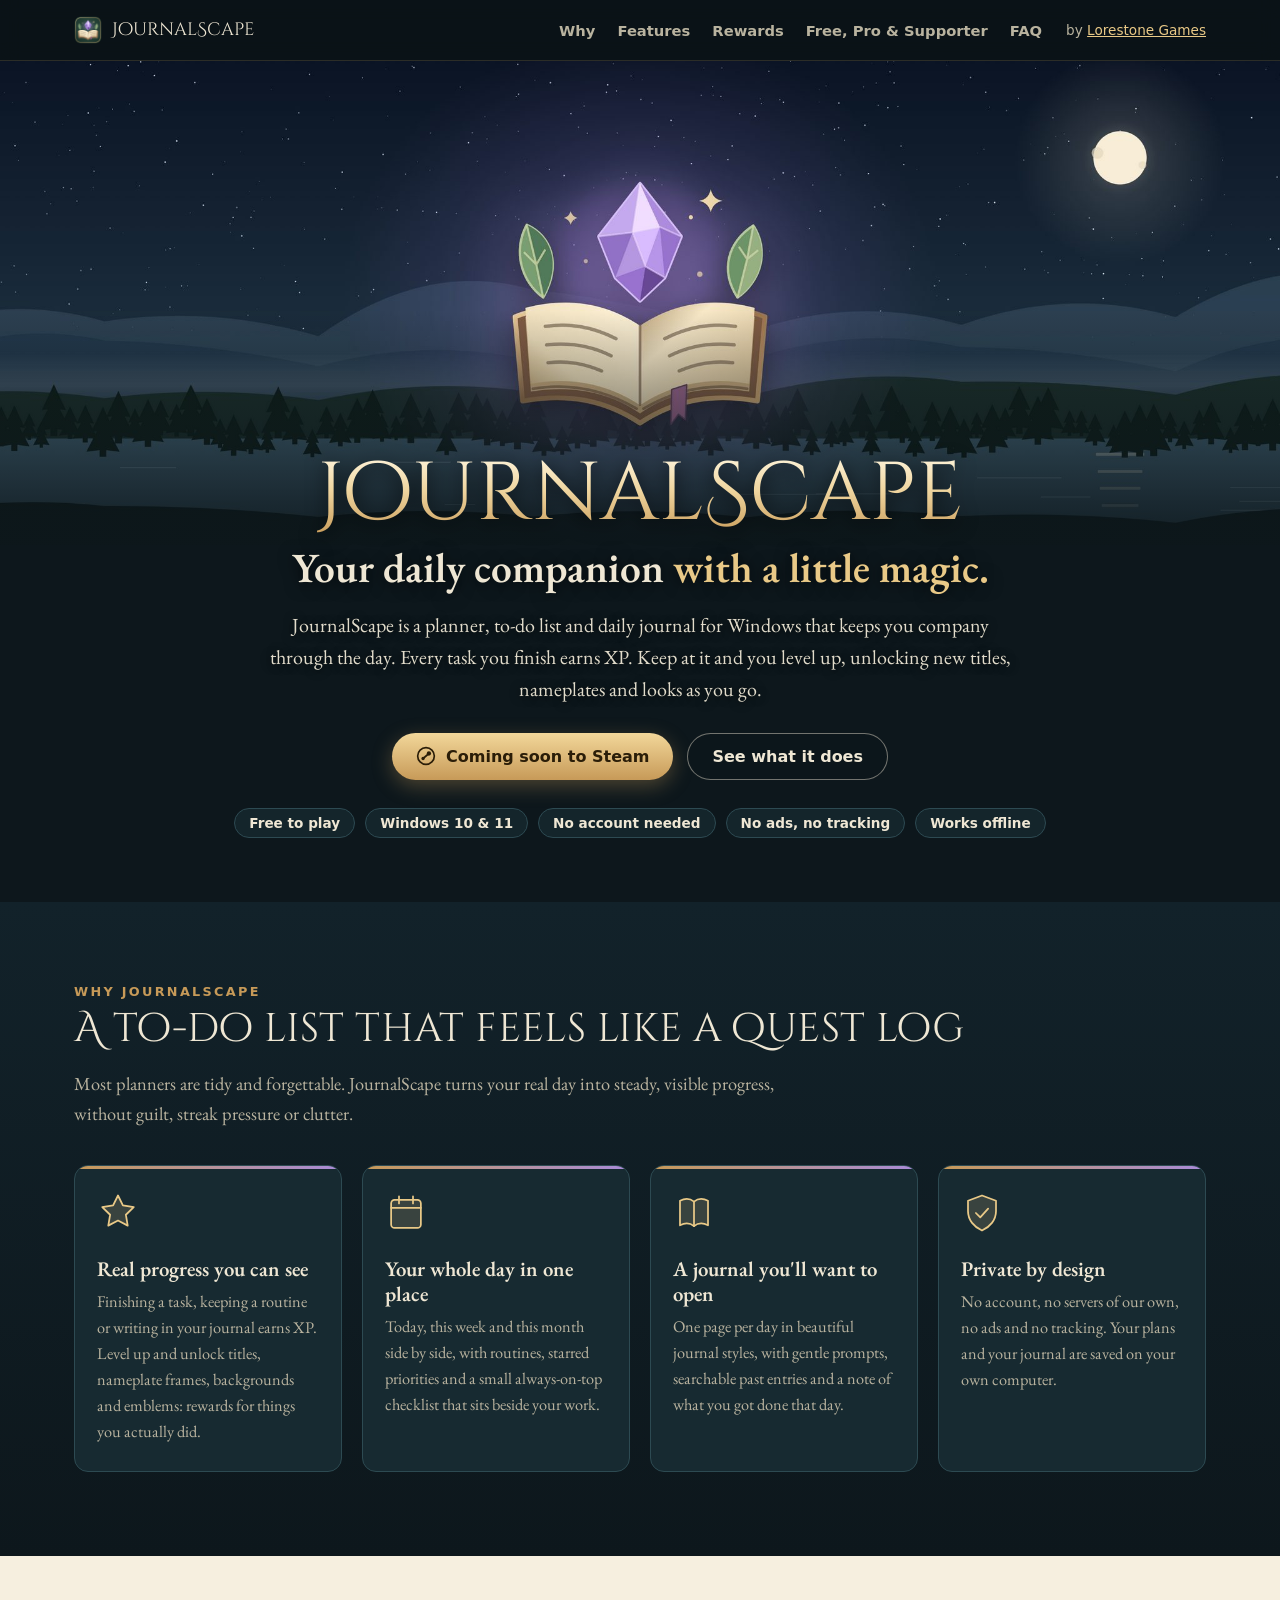
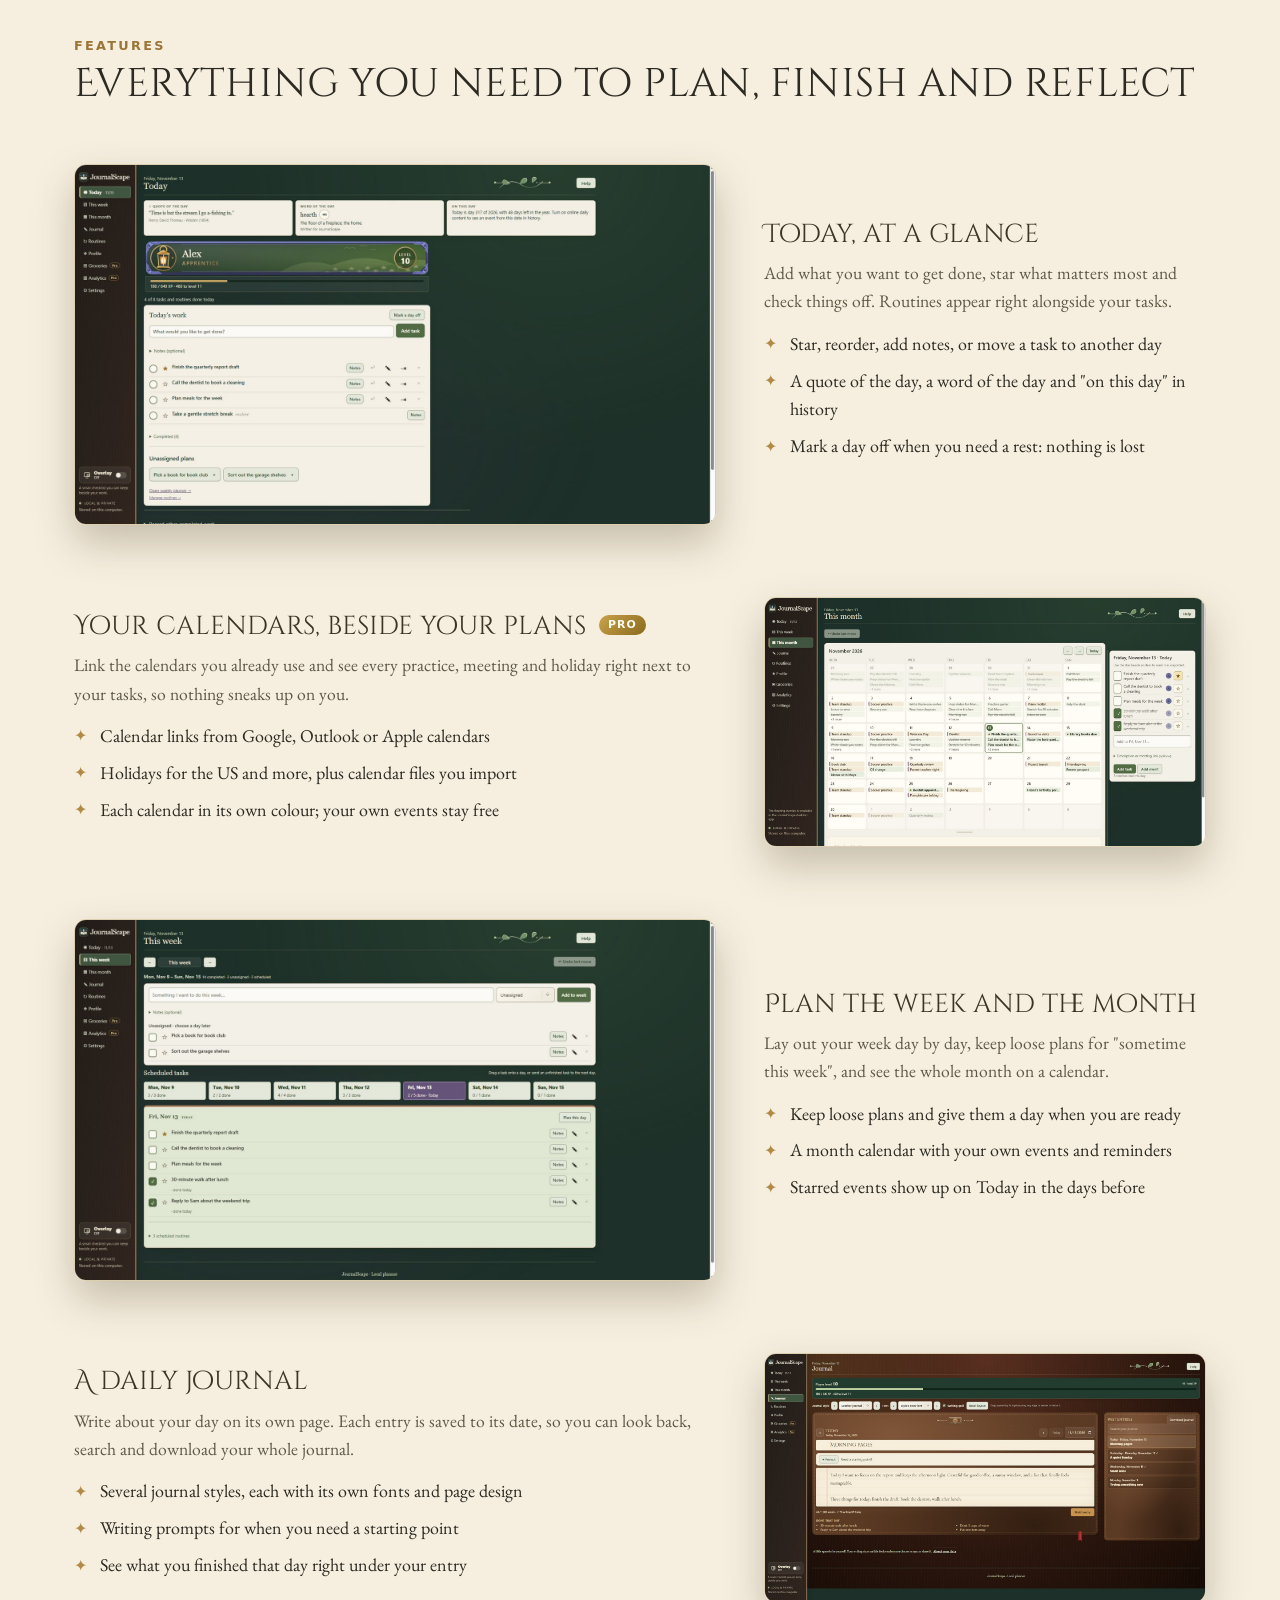
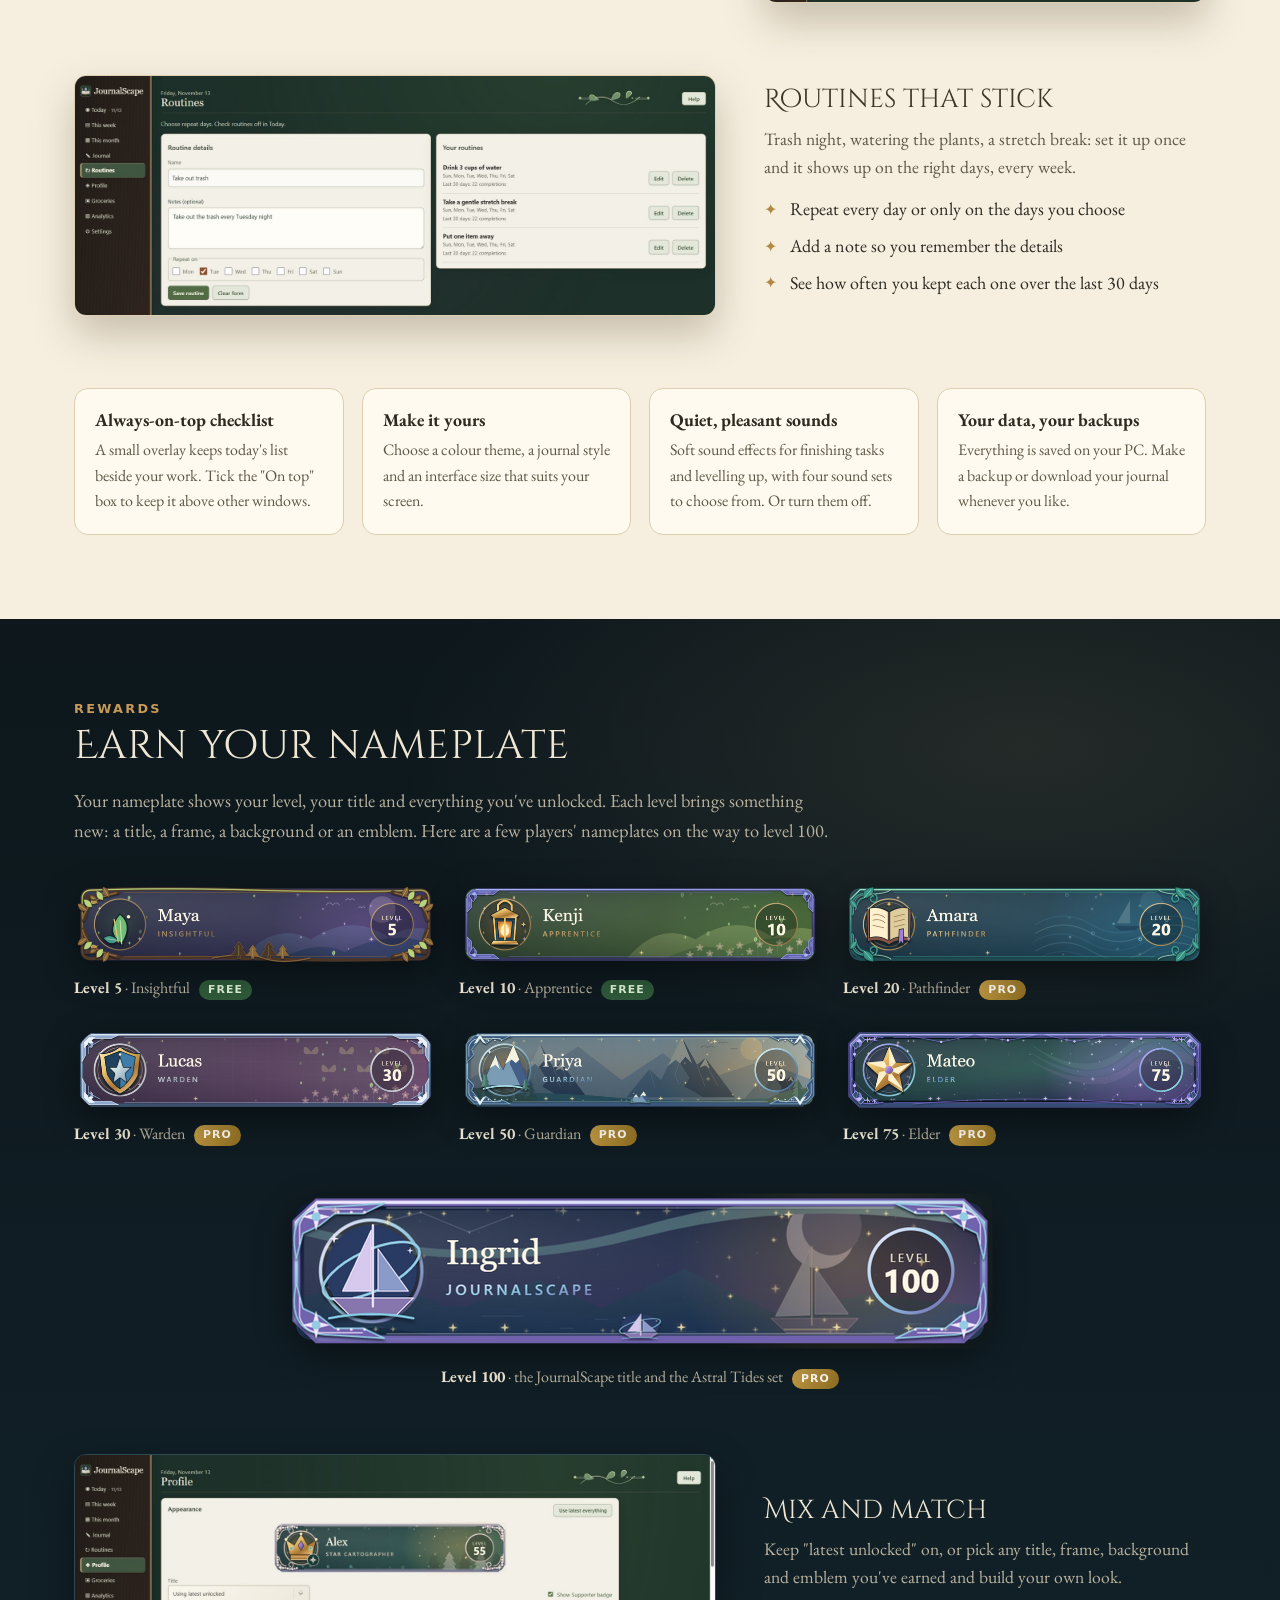
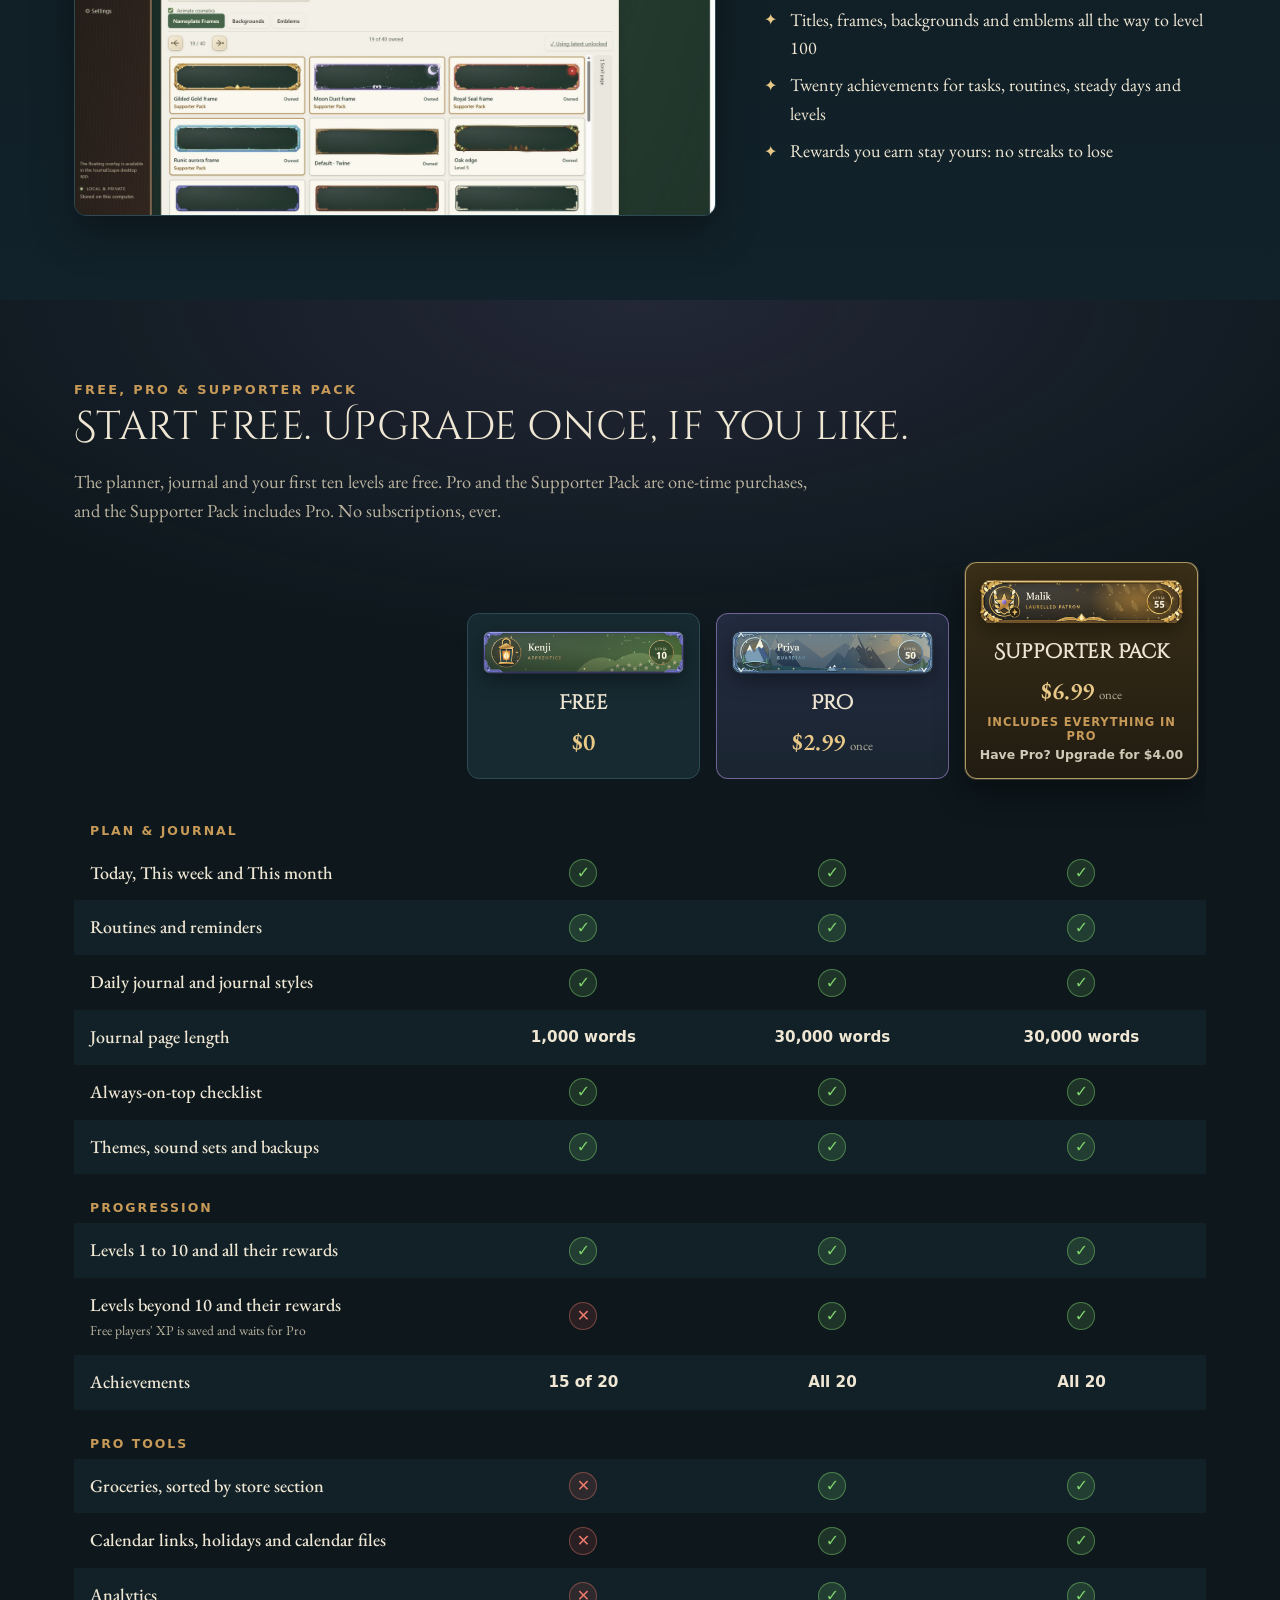
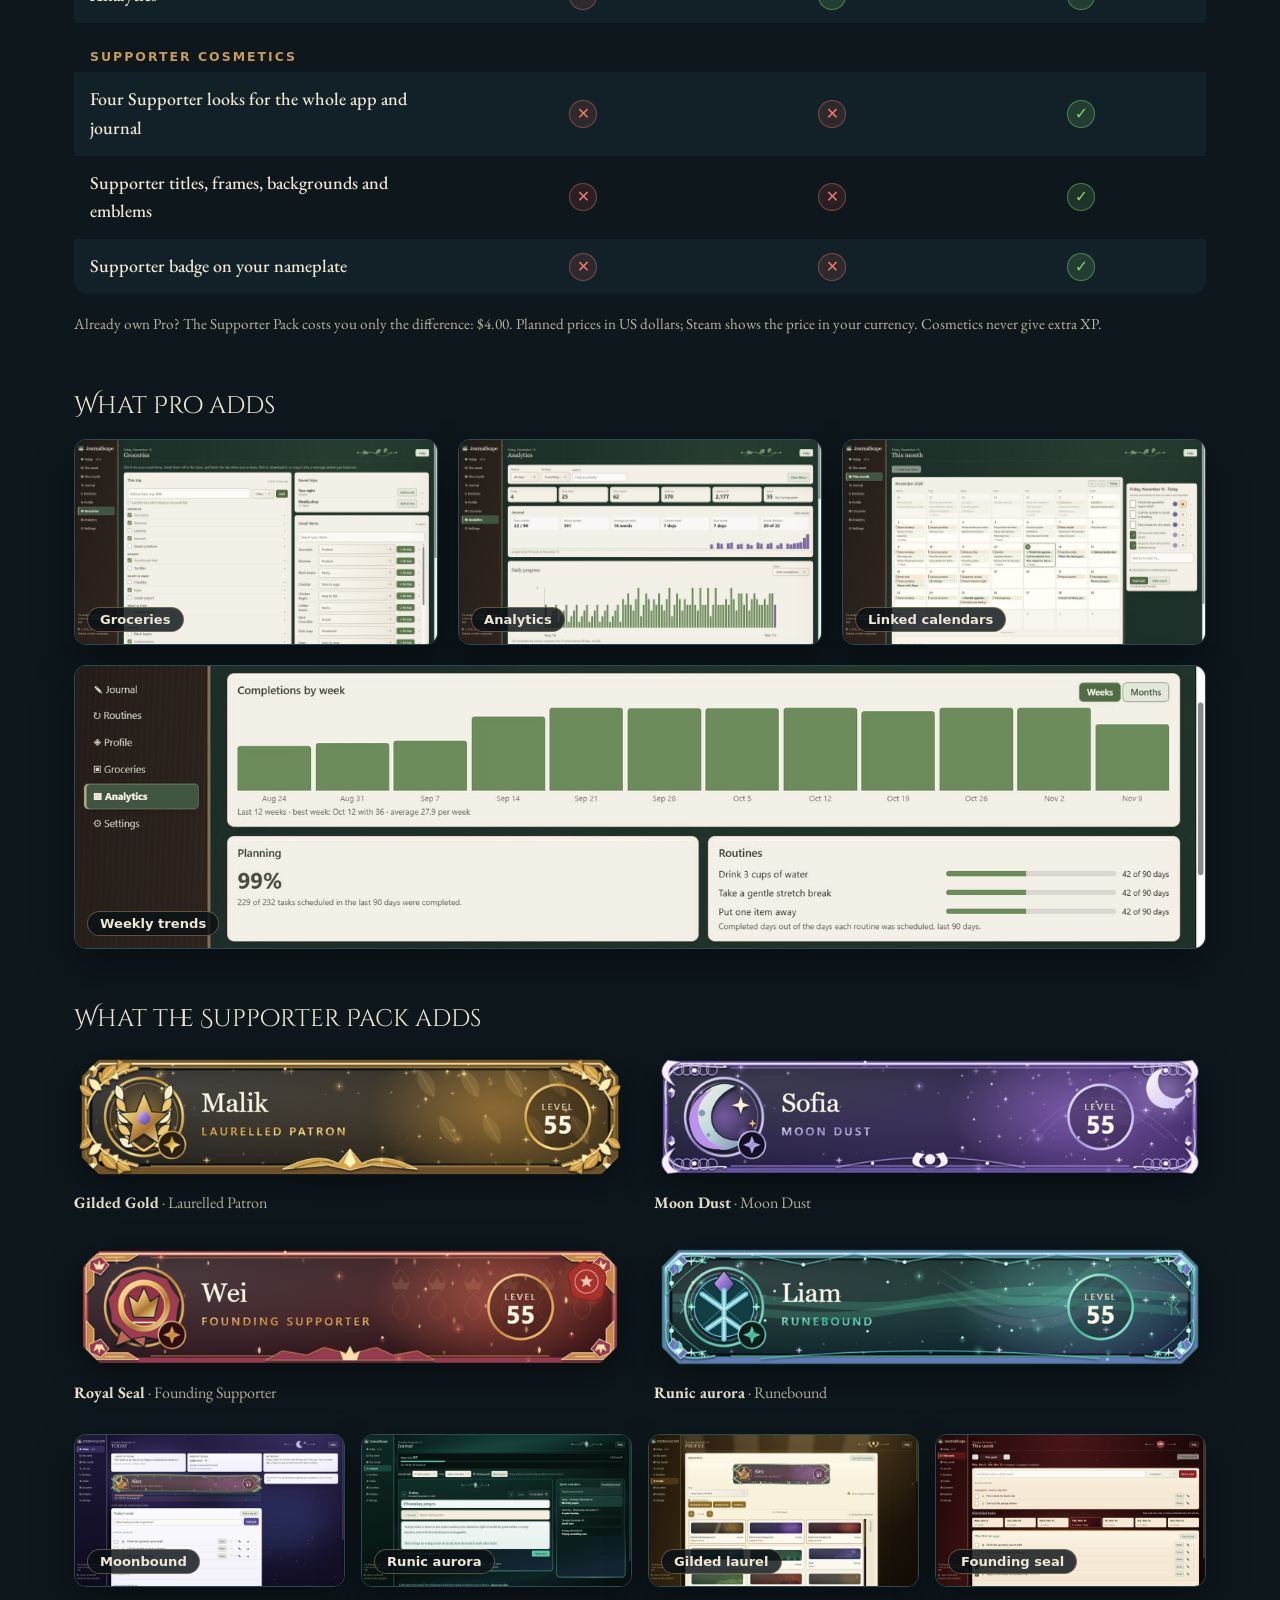
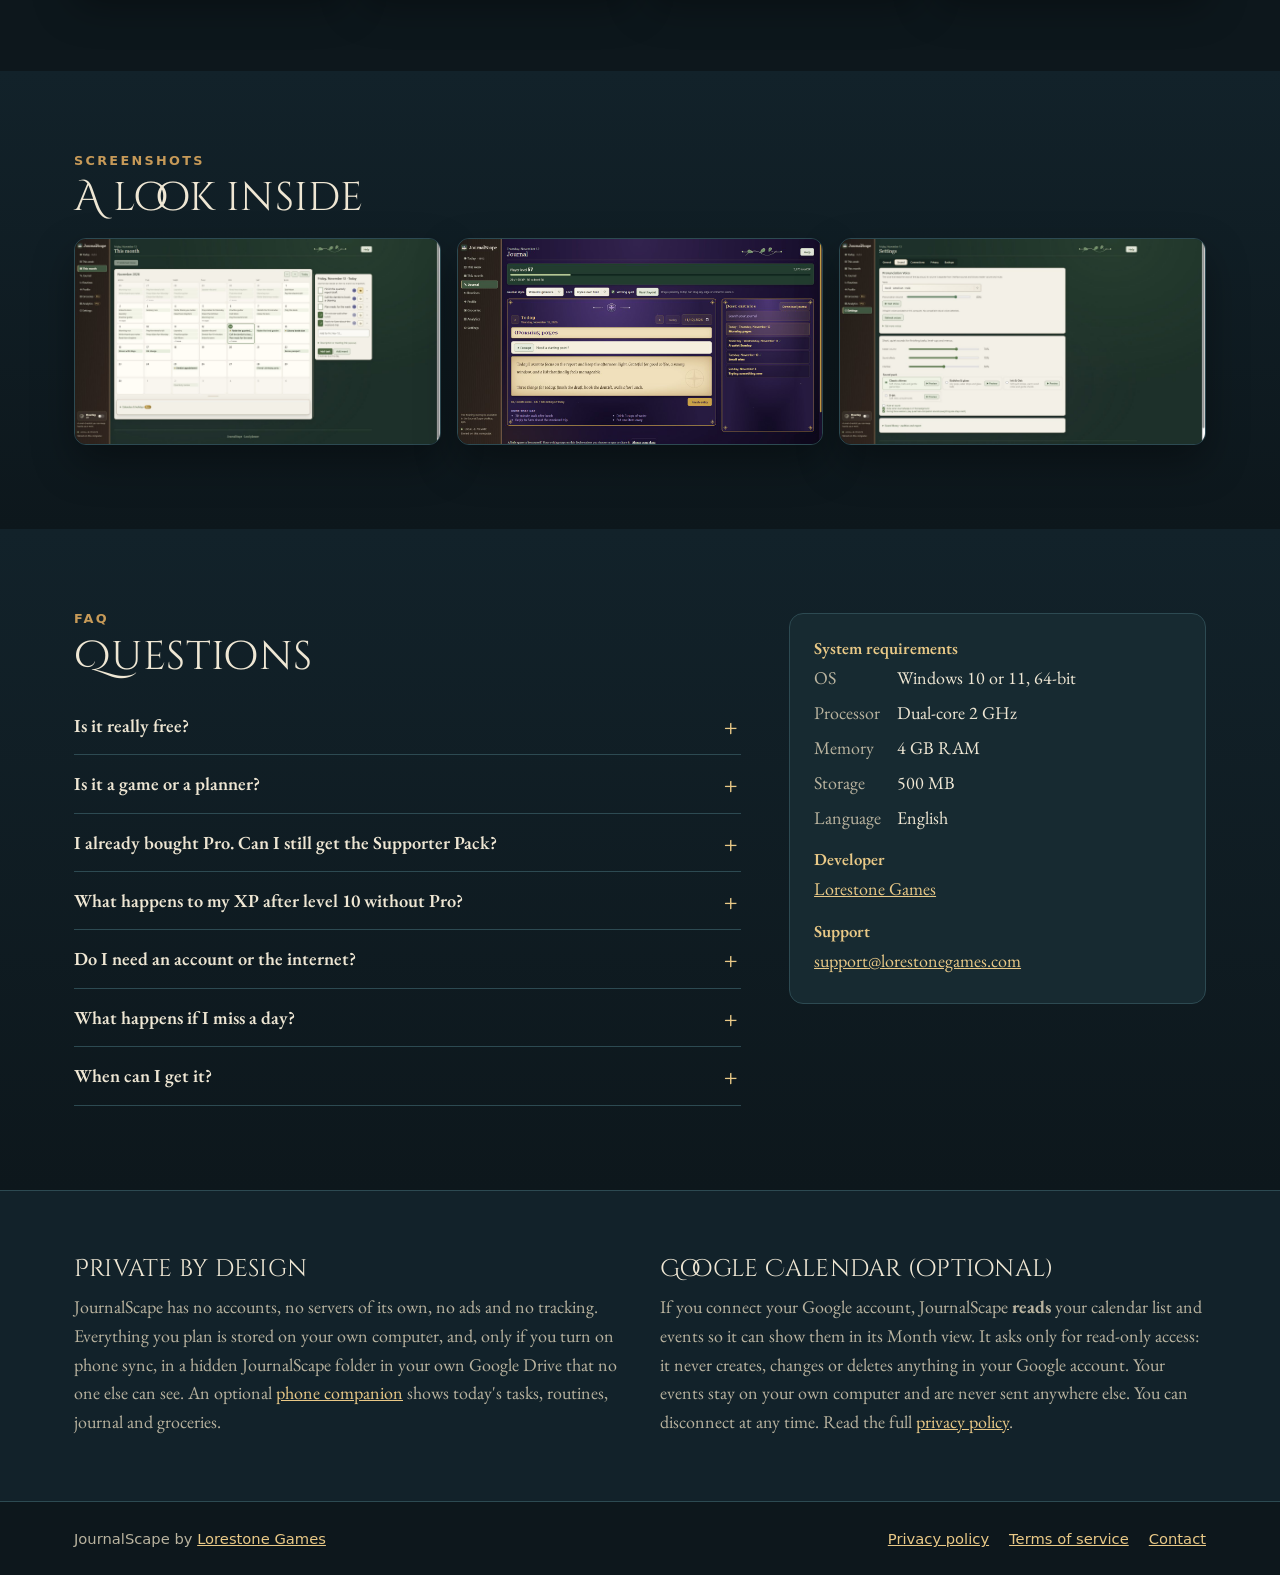
<file: index.html>
<!doctype html>
<html lang="en">
<head>
<meta charset="utf-8">
<meta name="viewport" content="width=device-width,initial-scale=1">
<title>JournalScape · Your daily companion with a little magic</title>
<meta name="description" content="JournalScape is a free magical planner, to-do list and daily journal for Windows. Every task you finish earns XP toward levels, titles and nameplates. No account, no ads, no tracking.">
<meta name="theme-color" content="#0f1a20">
<meta property="og:title" content="JournalScape">
<meta property="og:description" content="Your daily companion with a little magic: a planner and daily journal for Windows. Finish real things, earn XP, level up.">
<meta property="og:image" content="https://journalscape.lorestonegames.com/img/journalscape-header.jpg">
<meta property="og:type" content="website">
<link rel="stylesheet" href="site.css">
<link rel="icon" type="image/png" href="icon.png">
<link rel="canonical" href="https://journalscape.lorestonegames.com/">
</head>
<body>

<nav class="topbar" aria-label="Main">
 <div class="wrap topbar-in">
  <a class="brand" href="./"><img src="icon.png" width="28" height="28" alt=""> JournalScape</a>
  <div class="links">
   <a href="#why">Why</a><a href="#features">Features</a><a href="#rewards">Rewards</a><a href="#editions">Free, Pro &amp; Supporter</a><a href="#faq">FAQ</a>
  </div>
  <span class="by">by <a href="https://lorestonegames.com/">Lorestone Games</a></span>
 </div>
</nav>

<header class="hero">
 <div class="hero-art" aria-hidden="true"></div>
 <div class="wrap hero-in">
  <p class="wordmark">JournalScape</p>
  <h1>Your daily companion <span>with a little magic.</span></h1>
  <p class="lede">JournalScape is a planner, to-do list and daily journal for Windows that keeps you company through the day. Every task you finish earns XP. Keep at it and you level up, unlocking new titles, nameplates and looks as you go.</p>
  <div class="cta">
   <span class="btn btn-steam" aria-disabled="true" title="The Steam page will open here when it is live"><svg viewBox="0 0 24 24" width="20" height="20" aria-hidden="true"><circle cx="12" cy="12" r="10" fill="none" stroke="currentColor" stroke-width="2"/><circle cx="15.5" cy="9" r="2.6" fill="currentColor"/><circle cx="8.5" cy="15" r="2" fill="currentColor"/><path d="M8.5 15 15.5 9" stroke="currentColor" stroke-width="2"/></svg> Coming soon to Steam</span>
   <a class="btn btn-ghost" href="#features">See what it does</a>
  </div>
  <ul class="facts" aria-label="At a glance">
   <li>Free to play</li><li>Windows 10 &amp; 11</li><li>No account needed</li><li>No ads, no tracking</li><li>Works offline</li>
  </ul>
 </div>
</header>

<main>

<section id="why" class="band">
 <div class="wrap">
  <p class="eyebrow">Why JournalScape</p>
  <h2>A to-do list that feels like a quest log</h2>
  <p class="section-lede">Most planners are tidy and forgettable. JournalScape turns your real day into steady, visible progress, without guilt, streak pressure or clutter.</p>
  <div class="reasons">
   <article class="reason">
    <svg viewBox="0 0 48 48" aria-hidden="true"><path d="M24 4l5.6 11.4L42 17.2l-9 8.8 2.1 12.4L24 32.6l-11.1 5.8L15 26l-9-8.8 12.4-1.8z"/></svg>
    <h3>Real progress you can see</h3>
    <p>Finishing a task, keeping a routine or writing in your journal earns XP. Level up and unlock titles, nameplate frames, backgrounds and emblems: rewards for things you actually did.</p>
   </article>
   <article class="reason">
    <svg viewBox="0 0 48 48" aria-hidden="true"><rect x="7" y="9" width="34" height="32" rx="4"/><path d="M7 18h34M16 5v8M32 5v8" class="cut"/></svg>
    <h3>Your whole day in one place</h3>
    <p>Today, this week and this month side by side, with routines, starred priorities and a small always-on-top checklist that sits beside your work.</p>
   </article>
   <article class="reason">
    <svg viewBox="0 0 48 48" aria-hidden="true"><path d="M8 10c6-3 11-3 16 1 5-4 10-4 16-1v28c-6-3-11-3-16 1-5-4-10-4-16-1z"/><path d="M24 11v28" class="cut"/></svg>
    <h3>A journal you'll want to open</h3>
    <p>One page per day in beautiful journal styles, with gentle prompts, searchable past entries and a note of what you got done that day.</p>
   </article>
   <article class="reason">
    <svg viewBox="0 0 48 48" aria-hidden="true"><path d="M24 4l16 6v12c0 10-7 18-16 22C15 40 8 32 8 22V10z"/><path d="M17 24l5 5 9-10" class="cut"/></svg>
    <h3>Private by design</h3>
    <p>No account, no servers of our own, no ads and no tracking. Your plans and your journal are saved on your own computer.</p>
   </article>
  </div>
 </div>
</section>

<section id="features" class="features">
 <div class="wrap">
  <p class="eyebrow">Features</p>
  <h2>Everything you need to plan, finish and reflect</h2>

  <div class="feature">
   <a class="shot" href="img/shot-today.jpg" data-caption="Today: tasks, routines, your level and a daily boost"><img src="img/shot-today.jpg" width="1600" height="900" alt="The Today page: a level 10 nameplate, today's tasks and routines, and the quote, word and history of the day" loading="lazy"></a>
   <div class="copy">
    <h3>Today, at a glance</h3>
    <p>Add what you want to get done, star what matters most and check things off. Routines appear right alongside your tasks.</p>
    <ul>
     <li>Star, reorder, add notes, or move a task to another day</li>
     <li>A quote of the day, a word of the day and "on this day" in history</li>
     <li>Mark a day off when you need a rest: nothing is lost</li>
    </ul>
   </div>
  </div>

  <div class="feature flip">
   <a class="shot" href="img/shot-calendar.jpg" data-caption="This month with linked calendars: holidays, a family calendar and a work calendar"><img src="img/shot-calendar.jpg" width="1600" height="900" alt="The month calendar showing tasks beside events from linked Family and Work calendars and holidays" loading="lazy"></a>
   <div class="copy">
    <h3>Your calendars, beside your plans <span class="pill pill-pro">Pro</span></h3>
    <p>Link the calendars you already use and see every practice, meeting and holiday right next to your tasks, so nothing sneaks up on you.</p>
    <ul>
     <li>Calendar links from Google, Outlook or Apple calendars</li>
     <li>Holidays for the US and more, plus calendar files you import</li>
     <li>Each calendar in its own colour; your own events stay free</li>
    </ul>
   </div>
  </div>

  <div class="feature">
   <a class="shot" href="img/shot-week.jpg" data-caption="This week: plan each day of the week"><img src="img/shot-week.jpg" width="1600" height="900" alt="The This week page with tasks planned across the days of the week" loading="lazy"></a>
   <div class="copy">
    <h3>Plan the week and the month</h3>
    <p>Lay out your week day by day, keep loose plans for "sometime this week", and see the whole month on a calendar.</p>
    <ul>
     <li>Keep loose plans and give them a day when you are ready</li>
     <li>A month calendar with your own events and reminders</li>
     <li>Starred events show up on Today in the days before</li>
    </ul>
   </div>
  </div>

  <div class="feature flip">
   <a class="shot" href="img/shot-journal.jpg" data-caption="Journal: the Leather journal style"><img src="img/shot-journal.jpg" width="1600" height="900" alt="The journal in the Leather journal style, with today's entry and a list of past entries" loading="lazy"></a>
   <div class="copy">
    <h3>A daily journal</h3>
    <p>Write about your day on its own page. Each entry is saved to its date, so you can look back, search and download your whole journal.</p>
    <ul>
     <li>Several journal styles, each with its own fonts and page design</li>
     <li>Writing prompts for when you need a starting point</li>
     <li>See what you finished that day right under your entry</li>
    </ul>
   </div>
  </div>

  <div class="feature">
   <a class="shot" href="img/shot-routines.jpg" data-caption="Routines: taking out the trash every Tuesday night"><img src="img/shot-routines.jpg" width="1600" height="600" alt="Setting up a routine called Take out trash, with the note Take out the trash every Tuesday night, repeating on Tuesday only" loading="lazy"></a>
   <div class="copy">
    <h3>Routines that stick</h3>
    <p>Trash night, watering the plants, a stretch break: set it up once and it shows up on the right days, every week.</p>
    <ul>
     <li>Repeat every day or only on the days you choose</li>
     <li>Add a note so you remember the details</li>
     <li>See how often you kept each one over the last 30 days</li>
    </ul>
   </div>
  </div>

  <div class="mini-grid">
   <article class="mini"><h3>Always-on-top checklist</h3><p>A small overlay keeps today's list beside your work. Tick the "On top" box to keep it above other windows.</p></article>
   <article class="mini"><h3>Make it yours</h3><p>Choose a colour theme, a journal style and an interface size that suits your screen.</p></article>
   <article class="mini"><h3>Quiet, pleasant sounds</h3><p>Soft sound effects for finishing tasks and levelling up, with four sound sets to choose from. Or turn them off.</p></article>
   <article class="mini"><h3>Your data, your backups</h3><p>Everything is saved on your PC. Make a backup or download your journal whenever you like.</p></article>
  </div>
 </div>
</section>

<section id="rewards" class="band rewards">
 <div class="wrap">
  <p class="eyebrow">Rewards</p>
  <h2>Earn your nameplate</h2>
  <p class="section-lede">Your nameplate shows your level, your title and everything you've unlocked. Each level brings something new: a title, a frame, a background or an emblem. Here are a few players' nameplates on the way to level 100.</p>
  <div class="plates">
   <figure><img src="img/np/earned-5.png" width="720" height="170" alt="Level 5 nameplate: Insightful, Oak edge frame, Dusk background, Leaf emblem" loading="lazy"><figcaption><strong>Level 5</strong> · Insightful <span class="pill pill-free">Free</span></figcaption></figure>
   <figure><img src="img/np/earned-10.png" width="720" height="170" alt="Level 10 nameplate: Apprentice, Apprentice border, Meadow background, Lantern emblem" loading="lazy"><figcaption><strong>Level 10</strong> · Apprentice <span class="pill pill-free">Free</span></figcaption></figure>
   <figure><img src="img/np/earned-20.png" width="720" height="170" alt="Level 20 nameplate: Pathfinder, Pathfinder filigree, Tide background, Book emblem" loading="lazy"><figcaption><strong>Level 20</strong> · Pathfinder <span class="pill pill-pro">Pro</span></figcaption></figure>
   <figure><img src="img/np/earned-30.png" width="720" height="170" alt="Level 30 nameplate: Warden, Warden silver frame, Wildflower background, Shield emblem" loading="lazy"><figcaption><strong>Level 30</strong> · Warden <span class="pill pill-pro">Pro</span></figcaption></figure>
   <figure><img src="img/np/earned-50.png" width="720" height="170" alt="Level 50 nameplate: Guardian, the Alpine Majesty frame, background and emblem" loading="lazy"><figcaption><strong>Level 50</strong> · Guardian <span class="pill pill-pro">Pro</span></figcaption></figure>
   <figure><img src="img/np/earned-75.png" width="720" height="170" alt="Level 75 nameplate: Elder, Elder arcane frame, Aurora background, Star emblem" loading="lazy"><figcaption><strong>Level 75</strong> · Elder <span class="pill pill-pro">Pro</span></figcaption></figure>
  </div>
  <figure class="plate-hero"><img src="img/np/earned-100.png" width="720" height="170" alt="Level 100 nameplate: the JournalScape title with the Astral Tides frame, background and emblem" loading="lazy"><figcaption><strong>Level 100</strong> · the JournalScape title and the Astral Tides set <span class="pill pill-pro">Pro</span></figcaption></figure>
  <div class="feature rewards-row">
   <a class="shot" href="img/shot-rewards.jpg" data-caption="Profile: pick any frame, background and emblem you've unlocked"><img src="img/shot-rewards.jpg" width="1600" height="900" alt="The Profile page with a gallery of nameplate frames, most of them owned" loading="lazy"></a>
   <div class="copy">
    <h3>Mix and match</h3>
    <p>Keep "latest unlocked" on, or pick any title, frame, background and emblem you've earned and build your own look.</p>
    <ul>
     <li>Titles, frames, backgrounds and emblems all the way to level 100</li>
     <li>Twenty achievements for tasks, routines, steady days and levels</li>
     <li>Rewards you earn stay yours: no streaks to lose</li>
    </ul>
   </div>
  </div>
 </div>
</section>

<section id="editions" class="editions">
 <div class="wrap">
  <p class="eyebrow">Free, Pro &amp; Supporter Pack</p>
  <h2>Start free. Upgrade once, if you like.</h2>
  <p class="section-lede">The planner, journal and your first ten levels are free. Pro and the Supporter Pack are one-time purchases, and the Supporter Pack includes Pro. No subscriptions, ever.</p>

  <div class="compare-scroll">
  <table class="compare">
   <caption class="sr-only">What Free, Pro and the Supporter Pack include</caption>
   <thead>
    <tr>
     <td class="corner"></td>
     <th scope="col"><div class="ed ed-free"><img src="img/np/earned-10.png" width="720" height="170" alt=""><span class="ed-name">Free</span><span class="ed-price">$0</span></div></th>
     <th scope="col"><div class="ed ed-pro"><img src="img/np/earned-50.png" width="720" height="170" alt=""><span class="ed-name">Pro</span><span class="ed-price">$2.99 <small>once</small></span></div></th>
     <th scope="col"><div class="ed ed-sup"><img src="img/np/supporter-laurel.png" width="720" height="170" alt=""><span class="ed-name">Supporter Pack</span><span class="ed-price">$6.99 <small>once</small></span><span class="ed-note">Includes everything in Pro</span><span class="ed-upgrade">Have Pro? Upgrade for $4.00</span></div></th>
    </tr>
   </thead>
   <tbody>
    <tr class="group"><th scope="rowgroup" colspan="4">Plan &amp; journal</th></tr>
    <tr><th scope="row">Today, This week and This month</th><td class="y">Included</td><td class="y">Included</td><td class="y">Included</td></tr>
    <tr><th scope="row">Routines and reminders</th><td class="y">Included</td><td class="y">Included</td><td class="y">Included</td></tr>
    <tr><th scope="row">Daily journal and journal styles</th><td class="y">Included</td><td class="y">Included</td><td class="y">Included</td></tr>
    <tr><th scope="row">Journal page length</th><td class="v">1,000 words</td><td class="v">30,000 words</td><td class="v">30,000 words</td></tr>
    <tr><th scope="row">Always-on-top checklist</th><td class="y">Included</td><td class="y">Included</td><td class="y">Included</td></tr>
    <tr><th scope="row">Themes, sound sets and backups</th><td class="y">Included</td><td class="y">Included</td><td class="y">Included</td></tr>
    <tr class="group"><th scope="rowgroup" colspan="4">Progression</th></tr>
    <tr><th scope="row">Levels 1 to 10 and all their rewards</th><td class="y">Included</td><td class="y">Included</td><td class="y">Included</td></tr>
    <tr><th scope="row">Levels beyond 10 and their rewards <small>Free players' XP is saved and waits for Pro</small></th><td class="n">Not included</td><td class="y">Included</td><td class="y">Included</td></tr>
    <tr><th scope="row">Achievements</th><td class="v">15 of 20</td><td class="v">All 20</td><td class="v">All 20</td></tr>
    <tr class="group"><th scope="rowgroup" colspan="4">Pro tools</th></tr>
    <tr><th scope="row">Groceries, sorted by store section</th><td class="n">Not included</td><td class="y">Included</td><td class="y">Included</td></tr>
    <tr><th scope="row">Calendar links, holidays and calendar files</th><td class="n">Not included</td><td class="y">Included</td><td class="y">Included</td></tr>
    <tr><th scope="row">Analytics</th><td class="n">Not included</td><td class="y">Included</td><td class="y">Included</td></tr>
    <tr class="group"><th scope="rowgroup" colspan="4">Supporter cosmetics</th></tr>
    <tr><th scope="row">Four Supporter looks for the whole app and journal</th><td class="n">Not included</td><td class="n">Not included</td><td class="y">Included</td></tr>
    <tr><th scope="row">Supporter titles, frames, backgrounds and emblems</th><td class="n">Not included</td><td class="n">Not included</td><td class="y">Included</td></tr>
    <tr><th scope="row">Supporter badge on your nameplate</th><td class="n">Not included</td><td class="n">Not included</td><td class="y">Included</td></tr>
   </tbody>
  </table>
  </div>
  <p class="note">Already own Pro? The Supporter Pack costs you only the difference: $4.00. Planned prices in US dollars; Steam shows the price in your currency. Cosmetics never give extra XP.</p>

  <h3 class="sub-h">What Pro adds</h3>
  <div class="pro-shots">
   <a class="shot" href="img/pro-groceries.jpg" data-caption="Pro · Groceries: items grouped by store section, ticked off as you shop, with saved trips"><img src="img/pro-groceries.jpg" width="1600" height="900" alt="A grocery trip of 21 items grouped by store section, 7 ticked off, with saved trips for Taco night and Weekly shop" loading="lazy"><span class="cap">Groceries</span></a>
   <a class="shot" href="img/pro-analytics.jpg" data-caption="Pro · Analytics: 90 days of tasks, journal days and your level"><img src="img/pro-analytics.jpg" width="1600" height="900" alt="Analytics over 90 days: totals, journal statistics and a daily completions chart" loading="lazy"><span class="cap">Analytics</span></a>
   <a class="shot" href="img/shot-calendar.jpg" data-caption="Pro · Linked calendars on This month"><img src="img/shot-calendar.jpg" width="1600" height="900" alt="The month calendar with events from linked calendars" loading="lazy"><span class="cap">Linked calendars</span></a>
   <a class="shot wide" href="img/pro-analytics-weeks.jpg" data-caption="Pro · Analytics: completions by week, planning and routines"><img src="img/pro-analytics-weeks.jpg" width="1600" height="400" alt="Analytics charts of completions by week, the share of planned tasks completed and routine consistency" loading="lazy"><span class="cap">Weekly trends</span></a>
  </div>

  <h3 class="sub-h">What the Supporter Pack adds</h3>
  <div class="sup-plates">
   <figure><img src="img/np/supporter-laurel.png" width="720" height="170" alt="Gilded Gold Supporter nameplate with the Laurelled Patron title" loading="lazy"><figcaption><strong>Gilded Gold</strong> · Laurelled Patron</figcaption></figure>
   <figure><img src="img/np/supporter-moon.png" width="720" height="170" alt="Moon Dust Supporter nameplate" loading="lazy"><figcaption><strong>Moon Dust</strong> · Moon Dust</figcaption></figure>
   <figure><img src="img/np/supporter-seal.png" width="720" height="170" alt="Royal Seal Supporter nameplate with the Founding Supporter title" loading="lazy"><figcaption><strong>Royal Seal</strong> · Founding Supporter</figcaption></figure>
   <figure><img src="img/np/supporter-aurora.png" width="720" height="170" alt="Runic aurora Supporter nameplate with the Runebound title" loading="lazy"><figcaption><strong>Runic aurora</strong> · Runebound</figcaption></figure>
  </div>
  <div class="sup-looks">
   <a class="shot" href="img/js-moon-today.jpg" data-caption="Supporter look · Moonbound"><img src="img/js-moon-today.jpg" width="1280" height="720" alt="Today in the Moonbound look" loading="lazy"><span class="cap">Moonbound</span></a>
   <a class="shot" href="img/js-aurora-journal.jpg" data-caption="Supporter look · Runic aurora journal"><img src="img/js-aurora-journal.jpg" width="1280" height="720" alt="The journal in the Runic aurora look" loading="lazy"><span class="cap">Runic aurora</span></a>
   <a class="shot" href="img/js-laurel-profile.jpg" data-caption="Supporter look · Gilded laurel"><img src="img/js-laurel-profile.jpg" width="1280" height="720" alt="The Profile in the Gilded laurel look" loading="lazy"><span class="cap">Gilded laurel</span></a>
   <a class="shot" href="img/js-seal-week.jpg" data-caption="Supporter look · Founding seal"><img src="img/js-seal-week.jpg" width="1280" height="720" alt="This week in the Founding seal look" loading="lazy"><span class="cap">Founding seal</span></a>
  </div>
 </div>
</section>

<section id="gallery" class="band gallery-band">
 <div class="wrap">
  <p class="eyebrow">Screenshots</p>
  <h2>A look inside</h2>
  <div class="gallery">
   <a class="shot" href="img/shot-month.jpg" data-caption="This month"><img src="img/shot-month.jpg" width="1600" height="900" alt="The month calendar" loading="lazy"></a>
   <a class="shot" href="img/js-grimoire-journal.jpg" data-caption="Wizard's grimoire journal (free)"><img src="img/js-grimoire-journal.jpg" width="1280" height="720" alt="The Wizard's grimoire journal style" loading="lazy"></a>
   <a class="shot" href="img/shot-sound.jpg" data-caption="Settings · four sound sets"><img src="img/shot-sound.jpg" width="1600" height="900" alt="Sound settings with four sound sets" loading="lazy"></a>
  </div>
 </div>
</section>

<section id="faq" class="band">
 <div class="wrap faq-wrap">
  <div>
   <p class="eyebrow">FAQ</p>
   <h2>Questions</h2>
   <details><summary>Is it really free?</summary><p>Yes. The planner, journal, routines and levels 1 to 10 with all their rewards are free. Pro and the Supporter Pack are optional one-time purchases, and there are no subscriptions or ads.</p></details>
   <details><summary>Is it a game or a planner?</summary><p>Both. It is a real planner and journal first. The role-playing layer (XP, levels and rewards) is there to make finishing things feel good.</p></details>
   <details><summary>I already bought Pro. Can I still get the Supporter Pack?</summary><p>Yes. The Supporter Pack includes Pro, so you only pay the difference: $4.00 instead of $6.99.</p></details>
   <details><summary>What happens to my XP after level 10 without Pro?</summary><p>It is saved. You keep earning it, and the moment you get Pro your level catches up with everything you earned.</p></details>
   <details><summary>Do I need an account or the internet?</summary><p>No. JournalScape runs on your PC and saves everything there. It works offline.</p></details>
   <details><summary>What happens if I miss a day?</summary><p>Nothing bad. There are no streaks to lose. Achievements count the days you got something done, not days in a row.</p></details>
   <details><summary>When can I get it?</summary><p>JournalScape is coming to Steam. The store page link will appear here as soon as it is live.</p></details>
  </div>
  <aside class="specs">
   <h3>System requirements</h3>
   <dl>
    <dt>OS</dt><dd>Windows 10 or 11, 64-bit</dd>
    <dt>Processor</dt><dd>Dual-core 2 GHz</dd>
    <dt>Memory</dt><dd>4 GB RAM</dd>
    <dt>Storage</dt><dd>500 MB</dd>
    <dt>Language</dt><dd>English</dd>
   </dl>
   <h3>Developer</h3>
   <p><a href="https://lorestonegames.com/">Lorestone Games</a></p>
   <h3>Support</h3>
   <p><a href="mailto:support@lorestonegames.com">support@lorestonegames.com</a></p>
  </aside>
 </div>
</section>

<section class="privacy">
 <div class="wrap privacy-grid">
  <article>
   <h2>Private by design</h2>
   <p>JournalScape has no accounts, no servers of its own, no ads and no tracking. Everything you plan is stored on your own computer, and, only if you turn on phone sync, in a hidden JournalScape folder in your own Google Drive that no one else can see. An optional <a href="app/">phone companion</a> shows today's tasks, routines, journal and groceries.</p>
  </article>
  <article>
   <h2>Google Calendar (optional)</h2>
   <p>If you connect your Google account, JournalScape <strong>reads</strong> your calendar list and events so it can show them in its Month view. It asks only for read-only access: it never creates, changes or deletes anything in your Google account. Your events stay on your own computer and are never sent anywhere else. You can disconnect at any time. Read the full <a href="privacy.html">privacy policy</a>.</p>
  </article>
 </div>
</section>

</main>

<footer class="footer">
 <div class="wrap footer-in">
  <span>JournalScape by <a href="https://lorestonegames.com/">Lorestone Games</a></span>
  <span class="footer-links"><a href="privacy.html">Privacy policy</a><a href="terms.html">Terms of service</a><a href="mailto:support@lorestonegames.com">Contact</a></span>
 </div>
</footer>

<dialog class="lightbox" aria-label="Screenshot">
 <button type="button" class="close" aria-label="Close">×</button>
 <img alt="">
 <p class="caption"></p>
</dialog>
<script>
(()=>{const box=document.querySelector('.lightbox');if(!box||!box.showModal)return;const img=box.querySelector('img'),cap=box.querySelector('.caption');
document.querySelectorAll('a.shot').forEach(a=>a.addEventListener('click',e=>{e.preventDefault();img.src=a.href;img.alt=a.querySelector('img').alt;cap.textContent=a.dataset.caption||'';box.showModal();}));
box.addEventListener('click',e=>{if(e.target===box||e.target.classList.contains('close'))box.close();});})();
</script>
</body>
</html>
</file>
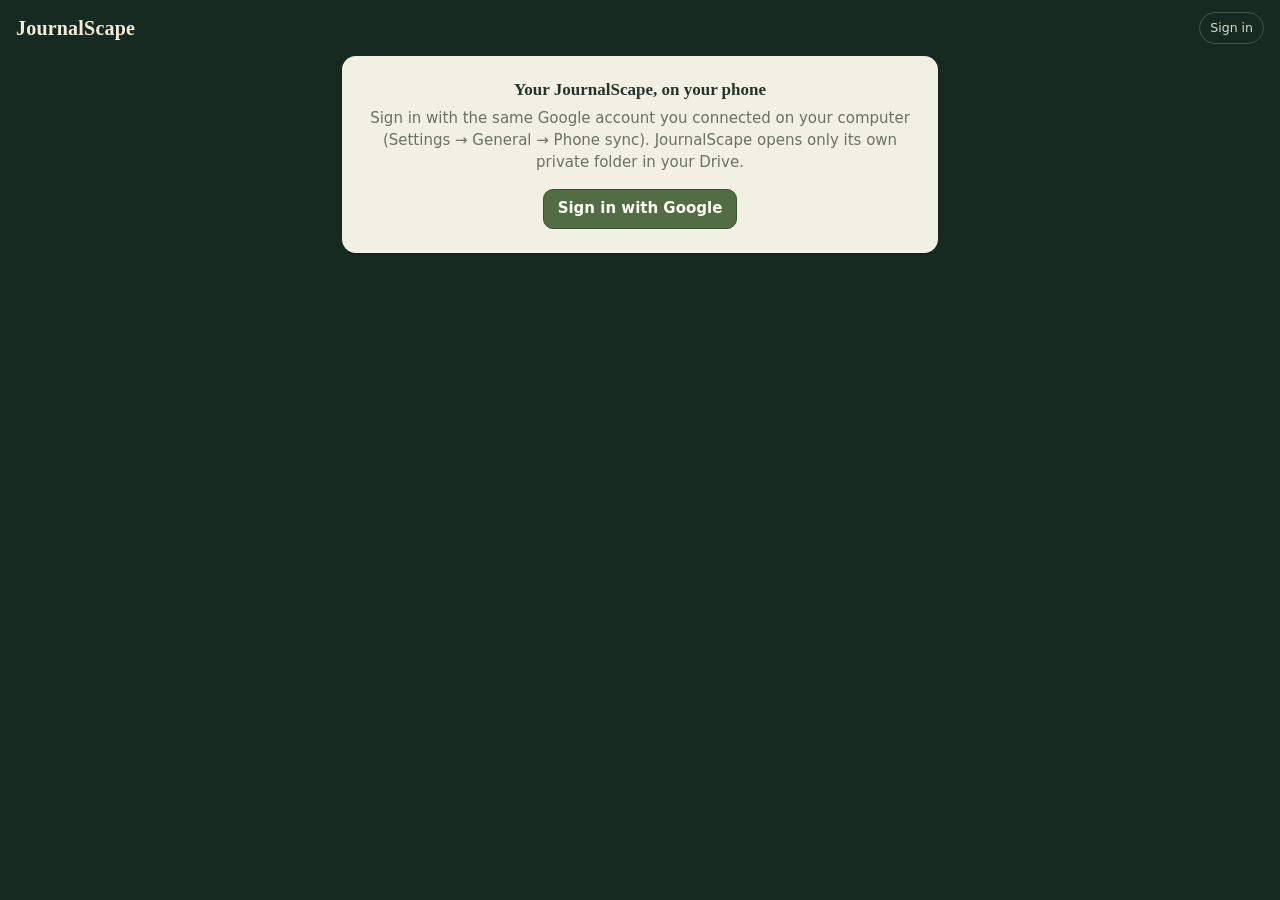
<file: app/index.html>
<!doctype html>
<html lang="en">
<head>
<meta charset="utf-8">
<meta name="viewport" content="width=device-width,initial-scale=1,viewport-fit=cover">
<meta name="theme-color" content="#1f3a2b">
<meta name="apple-mobile-web-app-capable" content="yes">
<meta name="apple-mobile-web-app-status-bar-style" content="black-translucent">
<meta name="apple-mobile-web-app-title" content="JournalScape">
<title>JournalScape</title>
<link rel="manifest" href="manifest.webmanifest">
<link rel="icon" href="icon-192.png">
<link rel="apple-touch-icon" href="icon-192.png">
<link rel="stylesheet" href="style.css">
</head>
<body>
<header class="bar"><strong>JournalScape</strong><button id="sync" class="sync" type="button" aria-live="polite">…</button></header>
<main id="app" aria-live="polite"></main>
<div id="toast" class="toast" role="status" hidden></div>
<script type="module" src="app.mjs"></script>
</body>
</html>
</file>
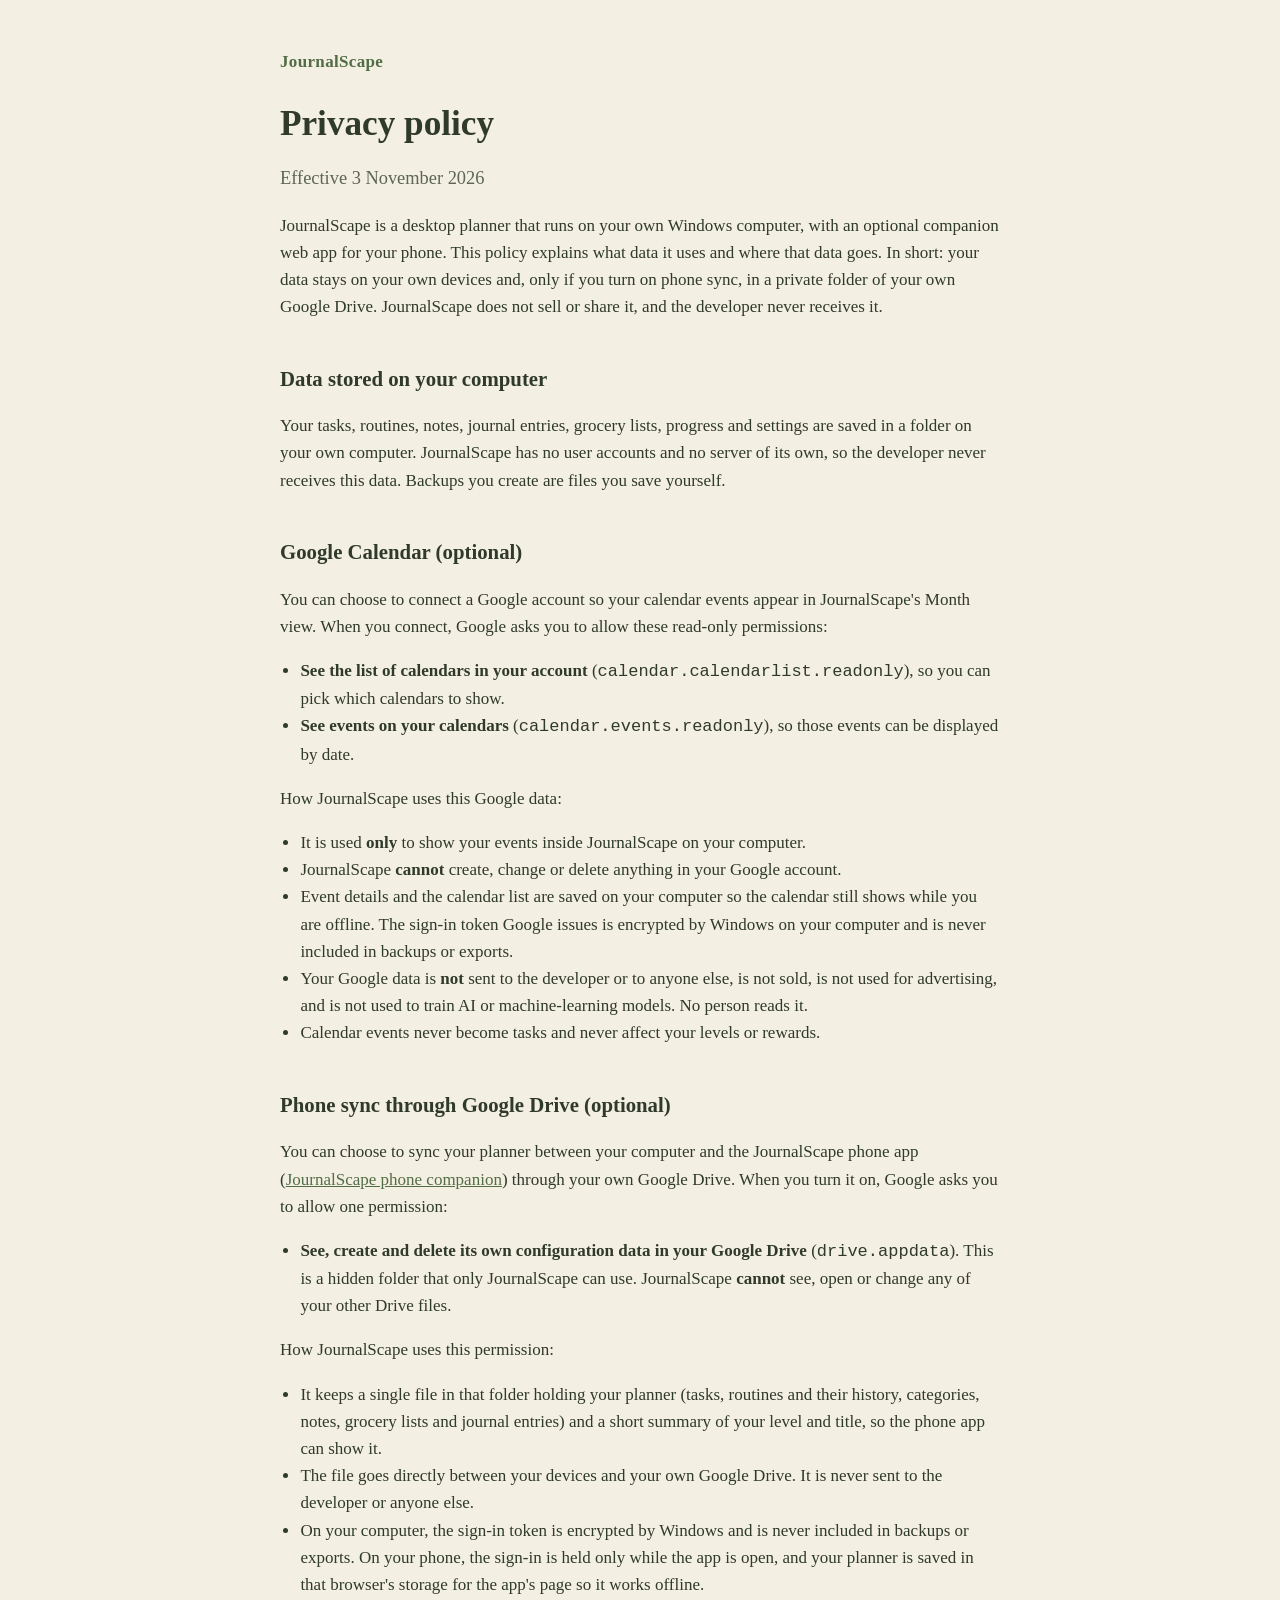
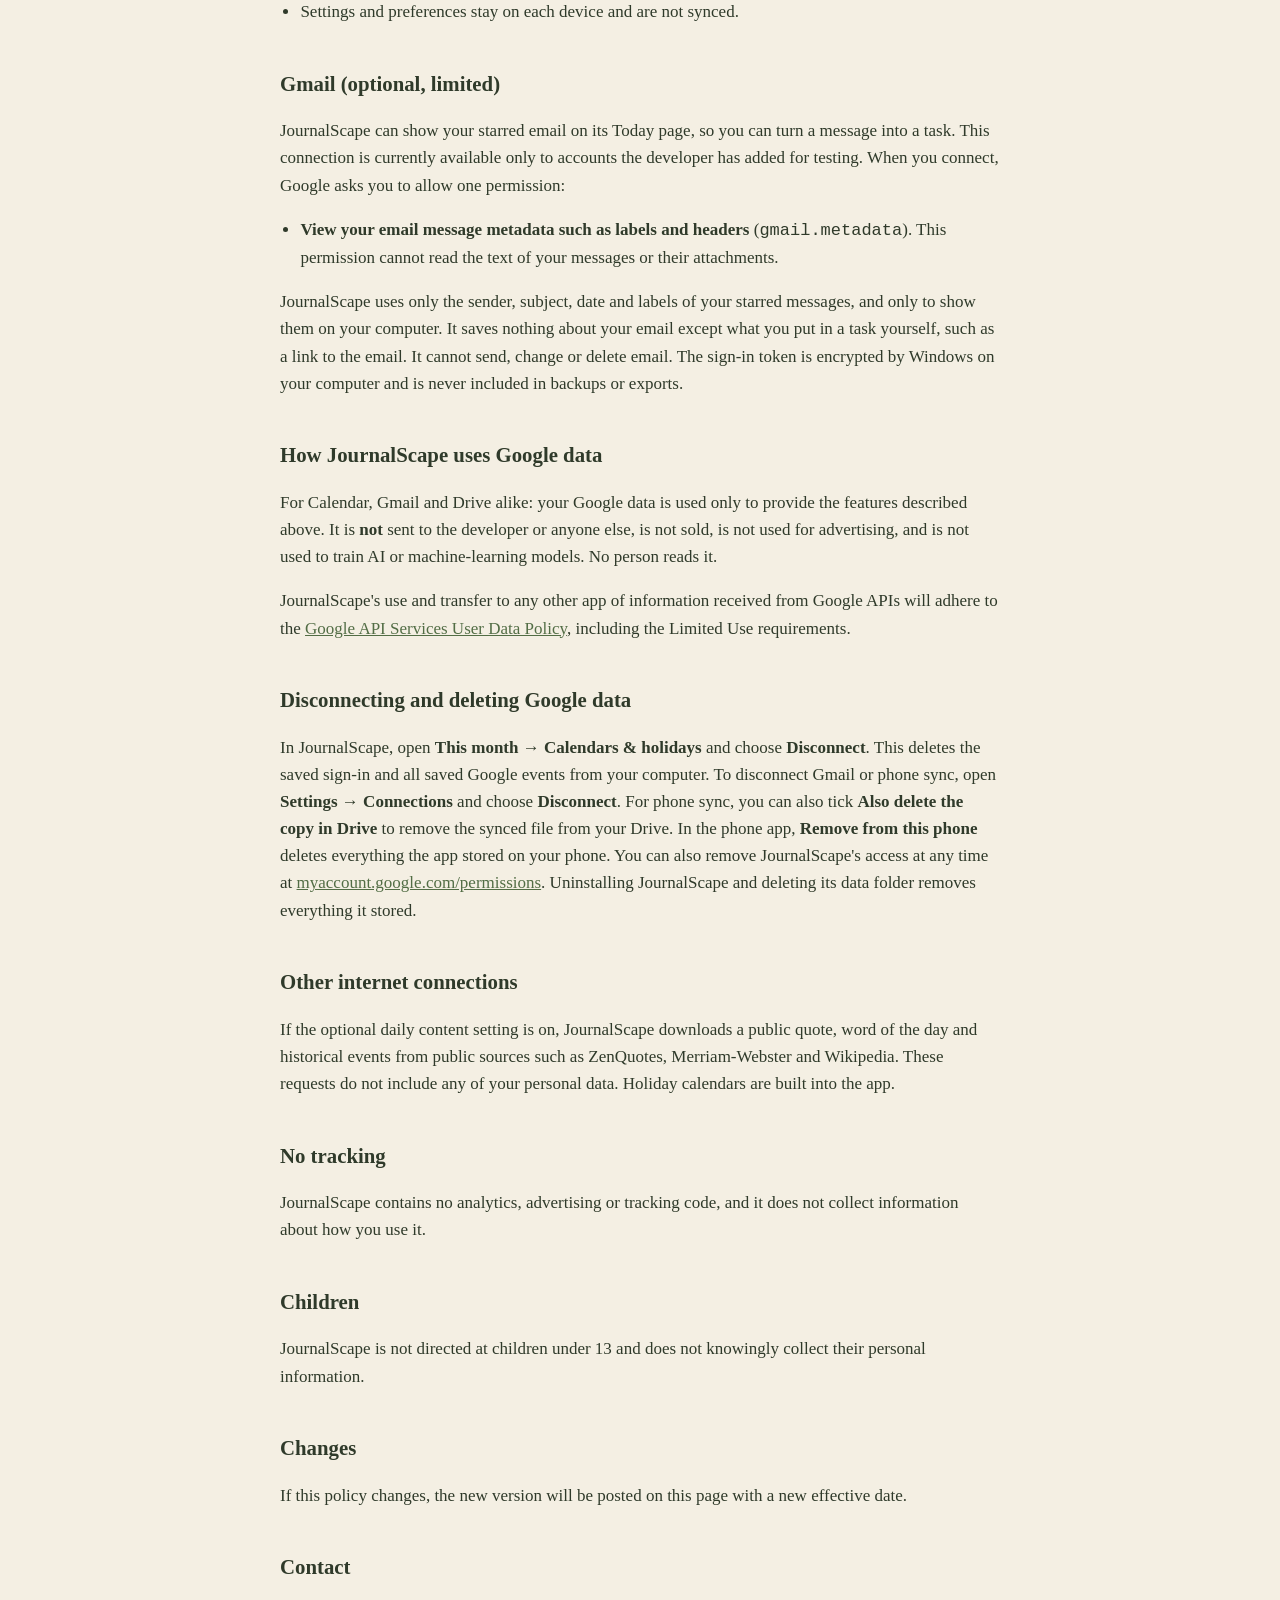
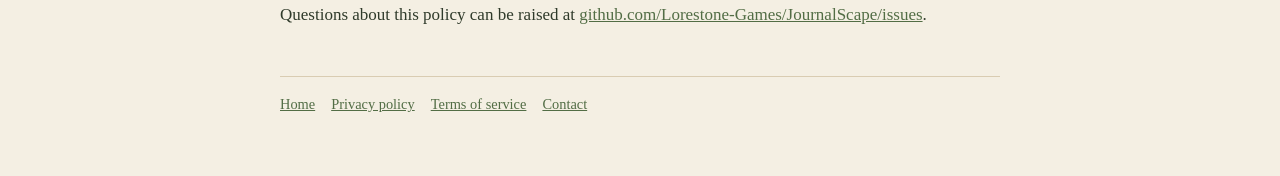
<file: privacy.html>
<!doctype html>
<html lang="en">
<head>
<meta charset="utf-8">
<meta name="viewport" content="width=device-width,initial-scale=1">
<title>JournalScape Privacy</title>
<meta name="description" content="How JournalScape handles your data, including optional Google Calendar, Gmail and Google Drive phone sync.">
<link rel="stylesheet" href="style.css">
<link rel="icon" type="image/png" href="icon.png">
<link rel="canonical" href="https://journalscape.lorestonegames.com/privacy.html">
</head>
<body>
<main>
<header><a class="home" href="./">JournalScape</a></header>
<h1>Privacy policy</h1>
<p class="lede">Effective 3 November 2026</p>

<p>JournalScape is a desktop planner that runs on your own Windows computer, with an optional companion web app for your phone. This policy explains what data it uses and where that data goes. In short: your data stays on your own devices and, only if you turn on phone sync, in a private folder of your own Google Drive. JournalScape does not sell or share it, and the developer never receives it.</p>

<h2>Data stored on your computer</h2>
<p>Your tasks, routines, notes, journal entries, grocery lists, progress and settings are saved in a folder on your own computer. JournalScape has no user accounts and no server of its own, so the developer never receives this data. Backups you create are files you save yourself.</p>

<h2>Google Calendar (optional)</h2>
<p>You can choose to connect a Google account so your calendar events appear in JournalScape's Month view. When you connect, Google asks you to allow these read-only permissions:</p>
<ul>
<li><strong>See the list of calendars in your account</strong> (<code>calendar.calendarlist.readonly</code>), so you can pick which calendars to show.</li>
<li><strong>See events on your calendars</strong> (<code>calendar.events.readonly</code>), so those events can be displayed by date.</li>
</ul>
<p>How JournalScape uses this Google data:</p>
<ul>
<li>It is used <strong>only</strong> to show your events inside JournalScape on your computer.</li>
<li>JournalScape <strong>cannot</strong> create, change or delete anything in your Google account.</li>
<li>Event details and the calendar list are saved on your computer so the calendar still shows while you are offline. The sign-in token Google issues is encrypted by Windows on your computer and is never included in backups or exports.</li>
<li>Your Google data is <strong>not</strong> sent to the developer or to anyone else, is not sold, is not used for advertising, and is not used to train AI or machine-learning models. No person reads it.</li>
<li>Calendar events never become tasks and never affect your levels or rewards.</li>
</ul>

<h2>Phone sync through Google Drive (optional)</h2>
<p>You can choose to sync your planner between your computer and the JournalScape phone app (<a href="app/">JournalScape phone companion</a>) through your own Google Drive. When you turn it on, Google asks you to allow one permission:</p>
<ul>
<li><strong>See, create and delete its own configuration data in your Google Drive</strong> (<code>drive.appdata</code>). This is a hidden folder that only JournalScape can use. JournalScape <strong>cannot</strong> see, open or change any of your other Drive files.</li>
</ul>
<p>How JournalScape uses this permission:</p>
<ul>
<li>It keeps a single file in that folder holding your planner (tasks, routines and their history, categories, notes, grocery lists and journal entries) and a short summary of your level and title, so the phone app can show it.</li>
<li>The file goes directly between your devices and your own Google Drive. It is never sent to the developer or anyone else.</li>
<li>On your computer, the sign-in token is encrypted by Windows and is never included in backups or exports. On your phone, the sign-in is held only while the app is open, and your planner is saved in that browser's storage for the app's page so it works offline.</li>
<li>Settings and preferences stay on each device and are not synced.</li>
</ul>

<h2>Gmail (optional, limited)</h2>
<p>JournalScape can show your starred email on its Today page, so you can turn a message into a task. This connection is currently available only to accounts the developer has added for testing. When you connect, Google asks you to allow one permission:</p>
<ul>
<li><strong>View your email message metadata such as labels and headers</strong> (<code>gmail.metadata</code>). This permission cannot read the text of your messages or their attachments.</li>
</ul>
<p>JournalScape uses only the sender, subject, date and labels of your starred messages, and only to show them on your computer. It saves nothing about your email except what you put in a task yourself, such as a link to the email. It cannot send, change or delete email. The sign-in token is encrypted by Windows on your computer and is never included in backups or exports.</p>

<h2>How JournalScape uses Google data</h2>
<p>For Calendar, Gmail and Drive alike: your Google data is used only to provide the features described above. It is <strong>not</strong> sent to the developer or anyone else, is not sold, is not used for advertising, and is not used to train AI or machine-learning models. No person reads it.</p>
<p>JournalScape's use and transfer to any other app of information received from Google APIs will adhere to the <a href="https://developers.google.com/terms/api-services-user-data-policy">Google API Services User Data Policy</a>, including the Limited Use requirements.</p>

<h2>Disconnecting and deleting Google data</h2>
<p>In JournalScape, open <strong>This month → Calendars &amp; holidays</strong> and choose <strong>Disconnect</strong>. This deletes the saved sign-in and all saved Google events from your computer. To disconnect Gmail or phone sync, open <strong>Settings → Connections</strong> and choose <strong>Disconnect</strong>. For phone sync, you can also tick <strong>Also delete the copy in Drive</strong> to remove the synced file from your Drive. In the phone app, <strong>Remove from this phone</strong> deletes everything the app stored on your phone. You can also remove JournalScape's access at any time at <a href="https://myaccount.google.com/permissions">myaccount.google.com/permissions</a>. Uninstalling JournalScape and deleting its data folder removes everything it stored.</p>

<h2>Other internet connections</h2>
<p>If the optional daily content setting is on, JournalScape downloads a public quote, word of the day and historical events from public sources such as ZenQuotes, Merriam-Webster and Wikipedia. These requests do not include any of your personal data. Holiday calendars are built into the app.</p>

<h2>No tracking</h2>
<p>JournalScape contains no analytics, advertising or tracking code, and it does not collect information about how you use it.</p>

<h2>Children</h2>
<p>JournalScape is not directed at children under 13 and does not knowingly collect their personal information.</p>

<h2>Changes</h2>
<p>If this policy changes, the new version will be posted on this page with a new effective date.</p>

<h2>Contact</h2>
<p>Questions about this policy can be raised at <a href="https://github.com/Lorestone-Games/JournalScape/issues">github.com/Lorestone-Games/JournalScape/issues</a>.</p>

<footer><a href="./">Home</a><a href="privacy.html">Privacy policy</a><a href="terms.html">Terms of service</a><a href="https://github.com/Lorestone-Games/JournalScape/issues">Contact</a></footer>
</main>
</body>
</html>
</file>
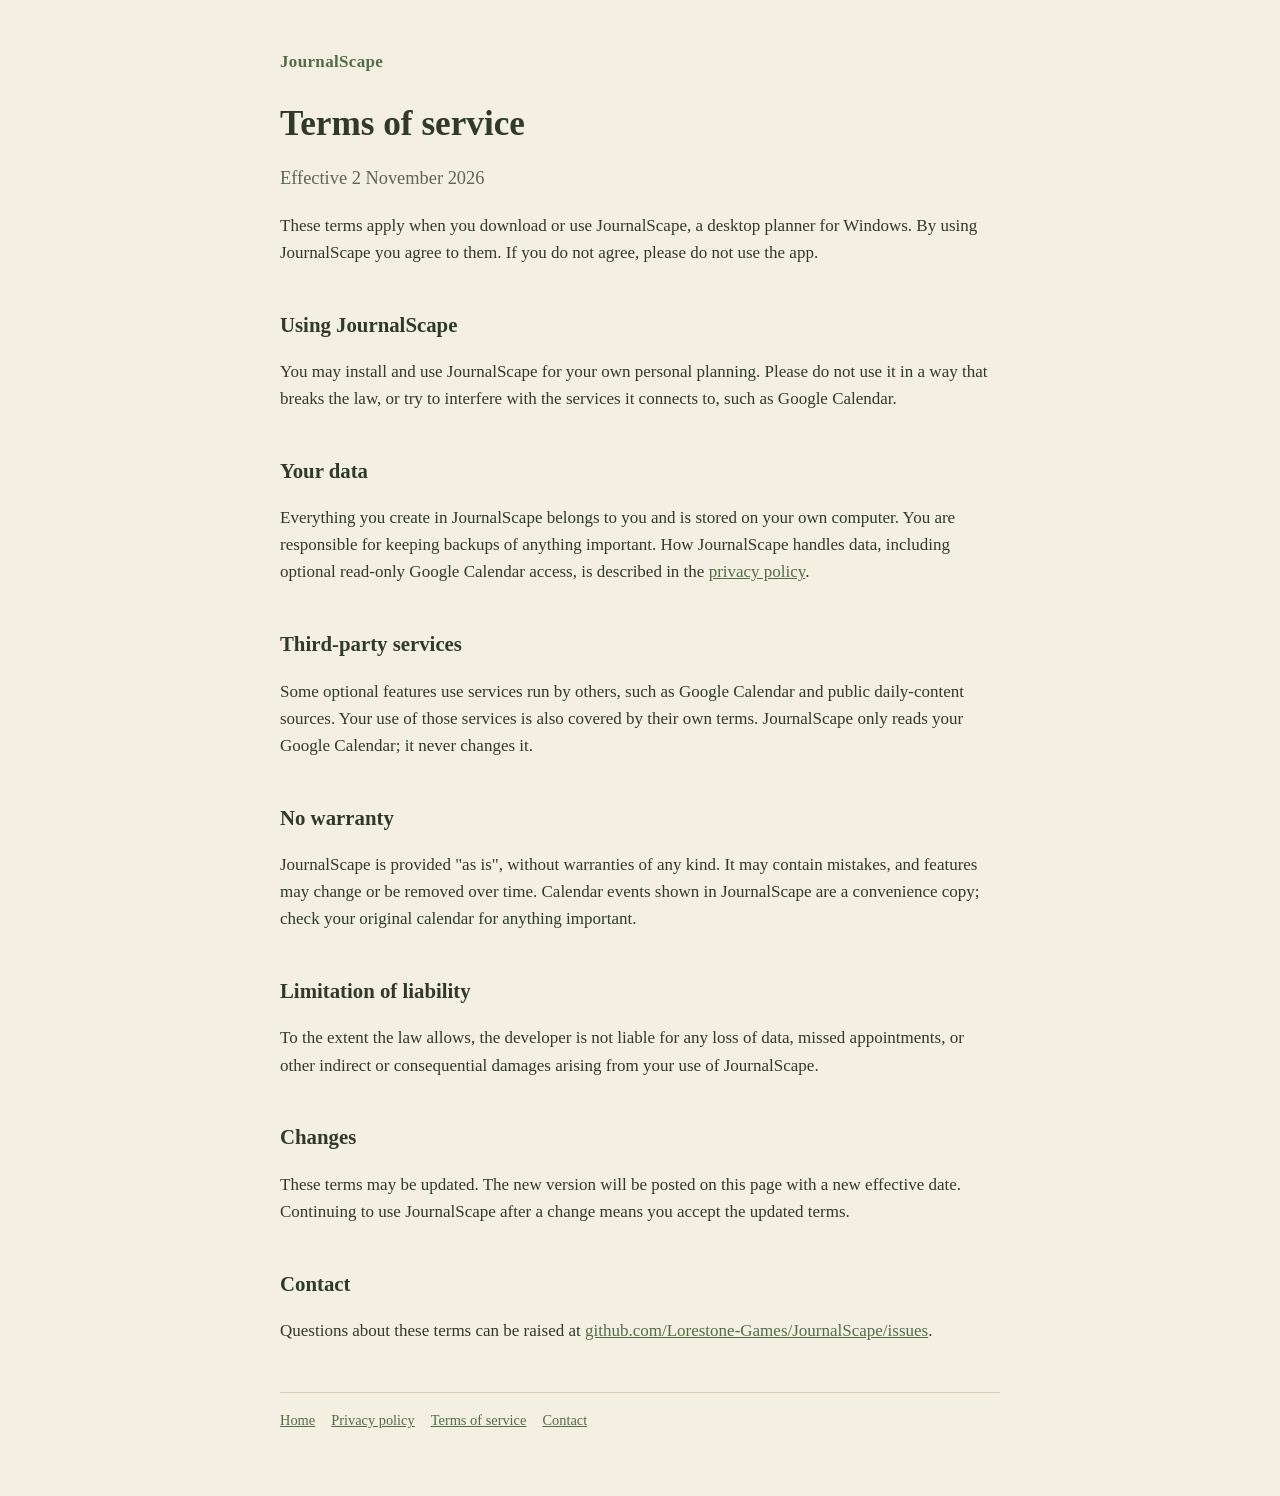
<file: terms.html>
<!doctype html>
<html lang="en">
<head>
<meta charset="utf-8">
<meta name="viewport" content="width=device-width,initial-scale=1">
<title>JournalScape Terms</title>
<meta name="description" content="Terms of service for the JournalScape desktop planner.">
<link rel="stylesheet" href="style.css">
<link rel="icon" type="image/png" href="icon.png">
<link rel="canonical" href="https://journalscape.lorestonegames.com/terms.html">
</head>
<body>
<main>
<header><a class="home" href="./">JournalScape</a></header>
<h1>Terms of service</h1>
<p class="lede">Effective 2 November 2026</p>

<p>These terms apply when you download or use JournalScape, a desktop planner for Windows. By using JournalScape you agree to them. If you do not agree, please do not use the app.</p>

<h2>Using JournalScape</h2>
<p>You may install and use JournalScape for your own personal planning. Please do not use it in a way that breaks the law, or try to interfere with the services it connects to, such as Google Calendar.</p>

<h2>Your data</h2>
<p>Everything you create in JournalScape belongs to you and is stored on your own computer. You are responsible for keeping backups of anything important. How JournalScape handles data, including optional read-only Google Calendar access, is described in the <a href="privacy.html">privacy policy</a>.</p>

<h2>Third-party services</h2>
<p>Some optional features use services run by others, such as Google Calendar and public daily-content sources. Your use of those services is also covered by their own terms. JournalScape only reads your Google Calendar; it never changes it.</p>

<h2>No warranty</h2>
<p>JournalScape is provided "as is", without warranties of any kind. It may contain mistakes, and features may change or be removed over time. Calendar events shown in JournalScape are a convenience copy; check your original calendar for anything important.</p>

<h2>Limitation of liability</h2>
<p>To the extent the law allows, the developer is not liable for any loss of data, missed appointments, or other indirect or consequential damages arising from your use of JournalScape.</p>

<h2>Changes</h2>
<p>These terms may be updated. The new version will be posted on this page with a new effective date. Continuing to use JournalScape after a change means you accept the updated terms.</p>

<h2>Contact</h2>
<p>Questions about these terms can be raised at <a href="https://github.com/Lorestone-Games/JournalScape/issues">github.com/Lorestone-Games/JournalScape/issues</a>.</p>

<footer><a href="./">Home</a><a href="privacy.html">Privacy policy</a><a href="terms.html">Terms of service</a><a href="https://github.com/Lorestone-Games/JournalScape/issues">Contact</a></footer>
</main>
</body>
</html>
</file>
<file: site.css>
@font-face{font-family:"JS Cinzel";src:url(fonts/CinzelDecorative-Regular.ttf) format("truetype");font-display:swap}
@font-face{font-family:"JS Garamond";src:url(fonts/EBGaramond.ttf) format("truetype");font-weight:400 800;font-display:swap}
:root{
 --night:#0d171c;--night2:#12222a;--panel:#172a31;--panel2:#1d343c;--line:#2d4a52;
 --ink:#efe7d4;--muted:#b9b39f;--gold:#e9c987;--gold2:#c79a58;--violet:#a98bd8;--leaf:#8fbf7f;
 --parch:#f6efdf;--parch-ink:#2c2a22;--parch-muted:#5e5946;--parch-line:#dccfb0;
 --wrap:1180px;--radius:14px;
}
*{box-sizing:border-box}
html{scroll-behavior:smooth;scroll-padding-top:72px}
body{margin:0;background:var(--night);color:var(--ink);font:18px/1.6 "JS Garamond",Georgia,"Times New Roman",serif;overflow-x:hidden;overflow-wrap:break-word}
img{max-width:100%;height:auto;display:block}
a{color:var(--gold)}
a:hover{color:#fff3d4}
h1,h2,h3{font-weight:600;line-height:1.2;margin:0}
h2{font-family:"JS Cinzel",Georgia,serif;font-weight:400;font-size:clamp(1.7rem,3.2vw,2.5rem);letter-spacing:.01em;margin-bottom:.4em}
h3{font-size:1.3rem;margin-bottom:.35em}
.wrap{max-width:var(--wrap);margin:0 auto;padding:0 24px}
.eyebrow{margin:0 0 .5em;font:700 .8rem/1 system-ui,sans-serif;letter-spacing:.18em;text-transform:uppercase;color:var(--gold2)}
.section-lede{max-width:760px;color:var(--muted);font-size:1.15rem;margin:0 0 2em}

/* Top bar */
.topbar{position:sticky;top:0;z-index:20;background:rgba(10,18,22,.82);backdrop-filter:blur(10px);-webkit-backdrop-filter:blur(10px);border-bottom:1px solid rgba(233,201,135,.15)}
.topbar-in{display:flex;align-items:center;gap:24px;height:60px}
.brand{display:flex;align-items:center;gap:10px;color:var(--ink);text-decoration:none;font-family:"JS Cinzel",Georgia,serif;font-size:1.15rem}
.brand img{border-radius:7px}
.links{display:flex;gap:22px;margin-left:auto}
.links a{color:var(--muted);text-decoration:none;font:600 .92rem system-ui,sans-serif}
.links a:hover{color:var(--gold)}
.by{font:.85rem system-ui,sans-serif;color:var(--muted)}

/* Hero */
.hero{position:relative;overflow:hidden;padding:72px 0 64px;text-align:center;isolation:isolate}
.hero-art{position:absolute;inset:0;z-index:-1;background:url(img/hero.jpg) center top/max(100%,1500px) auto no-repeat var(--night)}
.hero-art::after{content:"";position:absolute;inset:0;background:linear-gradient(180deg,rgba(13,23,28,0) 0,rgba(13,23,28,0) max(16vw,250px),rgba(13,23,28,.85) max(30vw,470px),var(--night) max(34vw,540px))}
.hero-in{display:flex;flex-direction:column;align-items:center}
.wordmark{margin:max(calc(24vw - 72px),318px) 0 6px;font-family:"JS Cinzel",Georgia,serif;font-size:clamp(2.8rem,6.4vw,5.4rem);line-height:1.05;background:linear-gradient(180deg,#fff7e2,#f0d6a0 45%,#c79a58);-webkit-background-clip:text;background-clip:text;color:transparent;filter:drop-shadow(0 4px 10px rgba(0,0,0,.85))}
.hero h1{font-size:clamp(1.6rem,3.6vw,2.6rem);text-shadow:0 2px 16px rgba(0,0,0,.7);max-width:900px}
.hero h1 span{color:var(--gold)}
.lede{max-width:760px;font-size:clamp(1.05rem,1.6vw,1.25rem);color:#e2dccb;text-shadow:0 1px 10px rgba(0,0,0,.8);margin:.8em auto 1.4em}
.cta{display:flex;flex-wrap:wrap;gap:14px;justify-content:center}
.btn{display:inline-flex;align-items:center;gap:10px;padding:13px 24px;border-radius:999px;font:700 1rem system-ui,sans-serif;text-decoration:none;transition:transform .15s,box-shadow .15s}
.btn-steam{background:linear-gradient(180deg,#f2d79a,#c79a58);color:#2a1d08;box-shadow:0 6px 20px rgba(199,154,88,.35);cursor:default}
.btn-ghost{color:var(--ink);border:1px solid rgba(239,231,212,.45);background:rgba(13,23,28,.4)}
.btn-ghost:hover{transform:translateY(-1px);border-color:var(--gold);color:var(--gold)}
.facts{list-style:none;display:flex;flex-wrap:wrap;justify-content:center;gap:10px;padding:0;margin:28px 0 0}
.facts li{font:600 .85rem system-ui,sans-serif;color:var(--ink);padding:6px 14px;border-radius:999px;background:rgba(23,42,49,.75);border:1px solid var(--line)}

/* Sections */
section{padding:84px 0}
.band{background:linear-gradient(180deg,var(--night2),var(--night))}

/* Reasons */
.reasons{display:grid;grid-template-columns:repeat(4,minmax(0,1fr));gap:20px}
.reason{background:var(--panel);border:1px solid var(--line);border-radius:var(--radius);padding:26px 22px;position:relative;overflow:hidden}
.reason::before{content:"";position:absolute;inset:0 0 auto;height:3px;background:linear-gradient(90deg,var(--gold2),var(--violet))}
.reason svg{width:42px;height:42px;fill:rgba(233,201,135,.16);stroke:var(--gold);stroke-width:2;stroke-linejoin:round;stroke-linecap:round;margin-bottom:14px}
.reason svg .cut{fill:none}
.reason p{color:var(--muted);margin:0;font-size:1.02rem}

/* Feature rows */
.features{background:var(--parch);color:var(--parch-ink)}
.features .eyebrow{color:#9b7536}
.features h2{color:var(--parch-ink);margin-bottom:1.4em}
.feature{display:grid;grid-template-columns:minmax(0,1.45fr) minmax(0,1fr);gap:48px;align-items:center;margin-bottom:72px}
.feature.flip .shot{order:2}
.feature .copy p{color:var(--parch-muted);font-size:1.1rem;margin:0 0 .8em}
.feature ul{margin:0;padding:0;list-style:none}
.feature li{padding-left:26px;position:relative;margin:.45em 0;color:var(--parch-ink)}
.feature li::before{content:"✦";position:absolute;left:0;color:#b38a45;font-size:.9em;top:.1em}
.features h3{font-family:"JS Cinzel",Georgia,serif;font-weight:400;font-size:1.6rem;color:#3d3423}
.shot{display:block;border-radius:12px;overflow:hidden;border:1px solid var(--line);box-shadow:0 18px 40px rgba(0,0,0,.35);transition:transform .2s,box-shadow .2s;cursor:zoom-in}
.features .shot{border-color:var(--parch-line);box-shadow:0 18px 40px rgba(60,45,20,.25)}
.shot:hover{transform:translateY(-3px);box-shadow:0 24px 50px rgba(0,0,0,.4)}
.mini-grid{display:grid;grid-template-columns:repeat(4,minmax(0,1fr));gap:18px;margin-top:8px}
.mini{background:#fffaf0;border:1px solid var(--parch-line);border-radius:var(--radius);padding:20px}
.mini h3{font-size:1.12rem;font-family:inherit;font-weight:700;color:var(--parch-ink)}
.mini p{margin:0;color:var(--parch-muted);font-size:1rem}

/* Gallery */
.gallery{display:grid;grid-template-columns:repeat(3,minmax(0,1fr));gap:16px}

/* Editions */
.editions{background:radial-gradient(1200px 500px at 50% 0,rgba(169,139,216,.14),transparent 70%),var(--night)}
.tiers{display:grid;grid-template-columns:repeat(3,minmax(0,1fr));gap:20px;align-items:stretch}
.tier{background:var(--panel);border:1px solid var(--line);border-radius:var(--radius);padding:26px 24px;position:relative}
.tier-pro{background:linear-gradient(180deg,#22343b,#1a2b31);border-color:rgba(233,201,135,.55);box-shadow:0 0 0 1px rgba(233,201,135,.15),0 18px 40px rgba(0,0,0,.35)}
.tier .tag{position:absolute;top:18px;right:18px;margin:0;font:700 .7rem system-ui,sans-serif;letter-spacing:.12em;text-transform:uppercase;color:var(--gold2)}
.tier h3{font-family:"JS Cinzel",Georgia,serif;font-weight:400}
.price{font-size:2rem;color:var(--gold);margin:.1em 0 .6em}
.price small{font-size:.9rem;color:var(--muted)}
.tier ul{margin:0;padding:0;list-style:none}
.tier li{padding:.45em 0 .45em 26px;position:relative;border-top:1px solid rgba(45,74,82,.6);color:#ddd6c3}
.tier li::before{content:"✓";position:absolute;left:2px;color:var(--leaf);font-weight:700}
.pro-shots{display:grid;grid-template-columns:repeat(2,minmax(0,1fr));gap:20px;margin-top:28px}
.note{color:var(--muted);font-size:.95rem;margin-top:18px}

/* FAQ + specs */
.faq-wrap{display:grid;grid-template-columns:minmax(0,1.6fr) minmax(0,1fr);gap:48px;align-items:start}
details{border-bottom:1px solid var(--line);padding:14px 0}
summary{cursor:pointer;font-size:1.15rem;font-weight:600;list-style:none;position:relative;padding-right:28px}
summary::-webkit-details-marker{display:none}
summary::after{content:"+";position:absolute;right:4px;top:-2px;color:var(--gold);font-size:1.4rem}
details[open] summary::after{content:"–"}
details p{color:var(--muted);margin:.6em 0 0}
.specs{background:var(--panel);border:1px solid var(--line);border-radius:var(--radius);padding:24px}
.specs h3{font-size:1.05rem;color:var(--gold);margin-top:1em}
.specs h3:first-child{margin-top:0}
.specs dl{display:grid;grid-template-columns:auto 1fr;gap:6px 16px;margin:0}
.specs dt{color:var(--muted)}.specs dd{margin:0}
.specs p{margin:.2em 0}

/* Privacy */
.privacy{padding:64px 0;background:var(--night2);border-top:1px solid var(--line)}
.privacy-grid{display:grid;grid-template-columns:repeat(2,minmax(0,1fr));gap:40px}
.privacy h2{font-size:1.5rem}
.privacy p{color:var(--muted);margin:0}

/* Footer */
.footer{padding:28px 0;border-top:1px solid var(--line);font:.92rem system-ui,sans-serif;color:var(--muted)}
.footer-in{display:flex;flex-wrap:wrap;gap:12px 24px;justify-content:space-between}
.footer-links{display:flex;gap:20px;flex-wrap:wrap}

/* Lightbox */
.lightbox{border:0;padding:0;background:transparent;max-width:min(1400px,94vw);color:var(--ink)}
.lightbox::backdrop{background:rgba(5,10,12,.88)}
.lightbox img{max-height:84vh;width:auto;margin:0 auto;border-radius:10px;border:1px solid var(--line)}
.lightbox .caption{text-align:center;margin:10px 0 0;color:var(--muted)}
.lightbox .close{position:fixed;top:14px;right:20px;width:44px;height:44px;border-radius:50%;border:1px solid var(--line);background:var(--panel);color:var(--ink);font-size:1.6rem;cursor:pointer}

/* Responsive */
@media (max-width:1020px){.reasons,.mini-grid{grid-template-columns:repeat(2,minmax(0,1fr))}.tiers{grid-template-columns:1fr;max-width:620px}.links{display:none}.by{margin-left:auto}}
@media (max-width:820px){
 section{padding:60px 0}
 .feature{grid-template-columns:1fr;gap:22px;margin-bottom:52px}.feature.flip .shot{order:0}
 .gallery{grid-template-columns:repeat(2,minmax(0,1fr))}
 .faq-wrap,.privacy-grid{grid-template-columns:1fr;gap:32px}
}
@media (max-width:560px){
 body{font-size:17px}.wrap{padding:0 16px}
 .reasons,.mini-grid,.gallery,.pro-shots{grid-template-columns:1fr}
 .hero{padding:24px 0 48px}.hero-art{background-size:900px auto;background-position:center -10px}.hero-art::after{background:linear-gradient(180deg,transparent 0,transparent 170px,rgba(13,23,28,.9) 260px,var(--night) 290px)}
 .wordmark{margin-top:236px}
 .btn{width:100%;justify-content:center}
 .by{display:none}
}
@media (prefers-reduced-motion:reduce){html{scroll-behavior:auto}.shot,.btn{transition:none}}

/* Pills */
.pill{display:inline-block;vertical-align:middle;margin-left:6px;padding:2px 9px;border-radius:999px;font:700 .68rem/1.5 system-ui,sans-serif;letter-spacing:.1em;text-transform:uppercase}
.pill-pro{background:linear-gradient(135deg,#c9a24a,#8a6a1e);color:#fffaf0}
.pill-free{background:#2f5a3a;color:#dff3d6}
.features .pill-free{background:#dcebd3;color:#2f5a3a}

/* Rewards */
.rewards{background:radial-gradient(900px 420px at 80% 10%,rgba(233,201,135,.10),transparent 70%),linear-gradient(180deg,var(--night),var(--night2))}
.plates{display:grid;grid-template-columns:repeat(3,minmax(0,1fr));gap:26px 22px}
.plates figure,.sup-plates figure,.plate-hero{margin:0}
.plates img,.sup-plates img,.plate-hero img{width:100%;filter:drop-shadow(0 10px 18px rgba(0,0,0,.45))}
.plates figcaption,.sup-plates figcaption,.plate-hero figcaption{margin-top:8px;color:var(--muted);font-size:1rem}
.plates figcaption strong,.sup-plates figcaption strong,.plate-hero figcaption strong{color:var(--ink)}
.plate-hero{max-width:720px;margin:40px auto 0;text-align:center}
.rewards-row{margin:64px 0 0}
.rewards-row .copy p{color:var(--muted);font-size:1.1rem;margin:0 0 .8em}
.rewards-row li{color:var(--ink)}
.rewards-row li::before{color:var(--gold)}
.rewards h3{font-family:"JS Cinzel",Georgia,serif;font-weight:400;font-size:1.6rem}

/* Comparison table */
.compare-scroll{overflow-x:auto;-webkit-overflow-scrolling:touch;border-radius:var(--radius)}
.compare{width:100%;border-collapse:separate;border-spacing:0;min-width:640px}
.compare thead th{padding:0 8px 18px;vertical-align:bottom;width:22%}
.compare .corner{width:34%}
.ed{display:flex;flex-direction:column;align-items:center;gap:4px;padding:14px 12px 16px;border-radius:12px;border:1px solid var(--line);background:var(--panel);text-align:center;height:100%}
.ed img{width:100%;margin-bottom:6px;filter:drop-shadow(0 6px 10px rgba(0,0,0,.4))}
.ed-name{font-family:"JS Cinzel",Georgia,serif;font-size:1.25rem;color:var(--ink)}
.ed-price{font-size:1.5rem;color:var(--gold);font-weight:600}
.ed-price small{font-size:.8rem;color:var(--muted);font-weight:400}
.ed-note{font:700 .72rem system-ui,sans-serif;letter-spacing:.08em;text-transform:uppercase;color:var(--gold2)}
.ed-pro{border-color:rgba(169,139,216,.6);background:linear-gradient(180deg,#232b40,#1a2531)}
.ed-sup{border-color:rgba(233,201,135,.7);background:linear-gradient(180deg,#3a2f17,#211c12);box-shadow:0 0 0 1px rgba(233,201,135,.2),0 14px 30px rgba(0,0,0,.35)}
.compare tbody th{text-align:left;font-weight:500;padding:13px 16px;color:var(--ink)}
.compare tbody th small{display:block;color:var(--muted);font-size:.85rem;font-weight:400}
.compare tbody td{text-align:center;padding:13px 8px;font-size:0;color:transparent}
.compare tbody tr:not(.group):nth-child(odd){background:rgba(23,42,49,.55)}
.compare tbody tr:not(.group):hover{background:rgba(233,201,135,.07)}
.compare tr.group th{padding:26px 16px 8px;font:700 .78rem system-ui,sans-serif;letter-spacing:.16em;text-transform:uppercase;color:var(--gold2);background:transparent}
.compare td.y::before,.compare td.n::before{display:inline-grid;place-items:center;width:28px;height:28px;border-radius:50%;font:700 16px/1 system-ui,sans-serif}
.compare td.y::before{content:"✓";background:rgba(110,190,100,.18);color:#7fd36d;box-shadow:inset 0 0 0 1px rgba(127,211,109,.45)}
.compare td.n::before{content:"✕";background:rgba(220,90,80,.14);color:#ec7a6c;box-shadow:inset 0 0 0 1px rgba(236,122,108,.4)}
.compare td.v{font:600 .95rem system-ui,sans-serif;color:var(--ink)}
.sr-only{position:absolute;width:1px;height:1px;overflow:hidden;clip:rect(0 0 0 0);white-space:nowrap}
.sub-h{font-family:"JS Cinzel",Georgia,serif;font-weight:400;font-size:1.5rem;margin:56px 0 18px}

/* Pro and Supporter previews */
.pro-shots{display:grid;grid-template-columns:repeat(2,minmax(0,1fr));gap:20px;margin-top:0}
.shot{position:relative}
.shot .cap{position:absolute;left:12px;bottom:12px;padding:4px 12px;border-radius:999px;background:rgba(10,18,22,.82);color:var(--ink);font:600 .82rem system-ui,sans-serif;border:1px solid rgba(233,201,135,.35)}
.sup-plates{display:grid;grid-template-columns:repeat(2,minmax(0,1fr));gap:26px 28px;margin-bottom:28px}
.sup-looks{display:grid;grid-template-columns:repeat(4,minmax(0,1fr));gap:16px}
.gallery{grid-template-columns:repeat(3,minmax(0,1fr))}
@media (max-width:1020px){.plates{grid-template-columns:repeat(2,minmax(0,1fr))}.sup-looks{grid-template-columns:repeat(2,minmax(0,1fr))}}
@media (max-width:560px){.plates,.sup-plates,.pro-shots,.sup-looks{grid-template-columns:1fr}.compare{min-width:560px}.compare tbody th{padding:11px 10px;font-size:.95rem}.ed{padding:10px 6px}.ed-name{font-size:1rem}.ed-price{font-size:1.15rem}}
.pro-shots .wide{grid-column:1/-1}
.pro-shots{grid-template-columns:repeat(3,minmax(0,1fr))}
@media (max-width:820px){.pro-shots{grid-template-columns:1fr}}
@media (max-width:640px){
 .compare{min-width:0}
 .compare thead tr,.compare tbody tr{display:grid;grid-template-columns:repeat(3,minmax(0,1fr))}
 .compare .corner{display:none}
 .compare thead th{width:auto;padding:0 4px 14px}
 .compare tbody th{grid-column:1/-1;padding:12px 10px 2px;font-size:.98rem}
 .compare tbody td{padding:6px 4px 12px}
 .compare tr.group th{padding:22px 10px 6px}
 .compare td.v{font-size:.85rem}
 .ed img{display:none}
 .ed-note{font-size:.6rem}
}
.ed-upgrade{font:600 .78rem system-ui,sans-serif;color:var(--ink);opacity:.85}
@media (max-width:640px){.ed-upgrade{font-size:.62rem}}
</file>
<file: app/style.css>
:root{--bg:#172a21;--panel:#f2efe5;--ink:#26342a;--muted:#6b7262;--accent:#526d45;--gold:#c8a25f;--line:#00000014;color-scheme:dark}
*{box-sizing:border-box}html{-webkit-text-size-adjust:100%}
body{margin:0;min-height:100vh;background:var(--bg);color:var(--ink);font:15px/1.45 'Segoe UI',system-ui,-apple-system,sans-serif;padding:env(safe-area-inset-top) 0 calc(env(safe-area-inset-bottom) + 24px)}
.bar{position:sticky;top:0;z-index:5;display:flex;align-items:center;justify-content:space-between;gap:10px;padding:12px 16px;background:var(--bg);color:#f3ecd9}
.bar strong{font:600 20px Georgia,'Times New Roman',serif;letter-spacing:.2px}
button{font:inherit;border-radius:10px;border:1px solid #8d9a7e;background:#e4e8da;color:#2f4628;padding:8px 14px;min-height:40px;cursor:pointer}
button.primary{background:var(--accent);border-color:#354e2d;color:#fffdf2;font-weight:600}
.sync{min-height:32px;padding:4px 10px;font-size:12.5px;background:transparent;border-color:#ffffff30;color:#d8dccd;border-radius:999px;max-width:58vw;overflow:hidden;text-overflow:ellipsis;white-space:nowrap}
main{padding:0 12px;display:grid;gap:12px;max-width:620px;margin:0 auto}
.card{background:var(--panel);border-radius:14px;padding:14px 16px;box-shadow:0 2px 0 #0000002a}
.card h2{font:600 17px Georgia,serif;margin:0 0 8px}.muted{color:var(--muted)}.small{font-size:12.5px}
.level{background:linear-gradient(135deg,#2c4a37,#1f3a2b);color:#f6efdc;border:1px solid #c8a25f70}
.level .row{display:flex;justify-content:space-between;align-items:baseline;gap:8px}.level .title{font:600 20px Georgia,serif}.level .lv{font-size:13px;letter-spacing:.06em;color:var(--gold)}
.track{height:7px;border-radius:9px;background:#00000040;margin:10px 0 6px;overflow:hidden}.track span{display:block;height:100%;background:var(--gold);border-radius:9px}
.level .small{color:#d6d9c8}
.level .pending{margin-top:6px;font-size:13px;font-weight:600;color:var(--gold)}
form.add{display:flex;gap:8px}form.add input{flex:1;min-width:0;font:inherit;padding:10px 12px;border-radius:10px;border:1px solid #a3a68f;background:#fbfaf6;color:var(--ink)}
.chips{display:flex;gap:6px;margin-top:8px}.chips button{min-height:32px;padding:4px 12px;font-size:13px}.chips button[aria-pressed=true]{background:var(--accent);color:#fff;border-color:#354e2d}
ul.list{list-style:none;margin:0;padding:0}ul.list li{display:flex;align-items:center;gap:12px;padding:9px 0;border-top:1px solid var(--line)}ul.list li:first-child{border-top:0}
.check{flex:none;width:30px;height:30px;min-height:0;padding:0;border-radius:50%;border:2px solid #748564;background:#fbfaf3;color:#fff;font-size:16px;line-height:1}
.check[aria-pressed=true]{background:#526f43;border-color:#354d2b}
.text{flex:1;min-width:0;overflow-wrap:anywhere}.done .text{text-decoration:line-through;color:var(--muted)}
.tag{font-size:11px;color:var(--muted);margin-left:4px}.when{font-size:12px;color:var(--muted)}
.del{flex:none;min-height:0;width:32px;height:32px;padding:0;border:0;background:transparent;color:#8a8f7e;font-size:18px}
.empty{color:var(--muted);font-size:14px;margin:4px 0}
.welcome{text-align:center;padding:24px 18px}.welcome p{margin:8px 0 16px}
.toast{position:fixed;left:50%;transform:translateX(-50%);bottom:calc(env(safe-area-inset-bottom) + 16px);background:#22352b;color:#f4efe0;padding:10px 12px 10px 16px;border-radius:12px;display:flex;gap:12px;align-items:center;box-shadow:0 8px 24px #0006;max-width:calc(100vw - 32px);font-size:14px}
.toast[hidden]{display:none}.toast button{min-height:32px;padding:4px 12px}
footer.foot{display:flex;justify-content:center;gap:8px;flex-wrap:wrap;padding:8px 0}footer.foot button{background:transparent;color:#cfd4c3;border-color:#ffffff30;font-size:13px;min-height:34px}
.tabs{display:grid;grid-template-columns:1fr 1fr;gap:4px;background:#0000002e;border-radius:12px;padding:4px}
.tabs button{min-height:38px;border:0;background:transparent;color:#d8dccd;font-weight:600}.tabs button[aria-selected=true]{background:var(--panel);color:var(--ink)}
h3.aisle{font:600 11.5px/1 'Segoe UI',system-ui,sans-serif;letter-spacing:.08em;text-transform:uppercase;color:var(--muted);margin:12px 0 2px}
.chips.wrap{flex-wrap:wrap}button.wide{width:100%;margin-top:10px}
.pill{flex:none;min-height:32px;padding:4px 12px;font-size:13px;border-radius:999px}.pill.on{background:var(--accent);color:#fff;border-color:#354e2d}
.tabs{grid-template-columns:1fr 1fr 1fr}
.journal .jhead{display:flex;align-items:center;gap:8px;margin-bottom:8px}.journal .jhead h2{flex:1;text-align:center;margin:0}.journal .jhead button{min-width:40px;font-size:20px;padding:2px 10px}
#jtitle{display:block;width:100%;margin:0 0 8px;padding:10px 14px;border-radius:10px;border:1px solid #c9b996;background:#fffdf6;color:var(--ink);font:600 18px/1.3 Georgia,serif}
#jtext{display:block;width:100%;min-height:46vh;resize:vertical;padding:14px;border-radius:10px;border:1px solid #c9b996;background:#fffdf6;color:var(--ink);font:16px/1.65 Georgia,serif}
button.jitem{display:grid;gap:2px;width:100%;text-align:left;border:0;background:transparent;padding:4px 0;min-height:0;color:var(--ink)}
button.jitem .when{font-size:12.5px}button.jitem strong{overflow:hidden;text-overflow:ellipsis;white-space:nowrap}button.jitem strong.untitled{font-style:italic;font-weight:600}

/* Journal download (4 November 2026). */
.jexport{display:flex;gap:8px;flex-wrap:wrap}.jexport select{flex:1;min-width:180px;min-height:40px;border-radius:10px;border:1px solid #c9b996;background:#fffdf6;color:var(--ink);padding:0 10px}

.jfoot{display:flex;align-items:center;justify-content:space-between;gap:10px;margin-top:8px}.jfinish{min-height:40px;padding:0 16px;border-radius:10px;border:0;background:#5f8148;color:#fff;font-weight:600}.jfinish.done{background:#e7efdc;color:#3e5a2c}
</file>
<file: style.css>
:root{--bg:#f4efe3;--card:#fffdf7;--ink:#2f3a2a;--muted:#5d6655;--accent:#526d45;--line:#d9ccb2}
@media (prefers-color-scheme:dark){:root{--bg:#1c2620;--card:#243129;--ink:#ece6d6;--muted:#b7b29f;--accent:#9cc28a;--line:#3b4a3f}}
*{box-sizing:border-box}
body{margin:0;overflow-wrap:anywhere;overflow-x:hidden;background:var(--bg);color:var(--ink);font:17px/1.6 Georgia,"Times New Roman",serif}
main{max-width:760px;margin:0 auto;padding:48px 20px 64px}
header{margin-bottom:28px}
header a.home{color:var(--accent);text-decoration:none;font-weight:bold;letter-spacing:.02em}
h1{font-size:2.2rem;line-height:1.2;margin:.2em 0 .3em}
h2{font-size:1.3rem;margin:2em 0 .4em}
p,li{color:var(--ink)}
.lede{font-size:1.15rem;color:var(--muted)}
.card{background:var(--card);border:1px solid var(--line);border-radius:12px;padding:20px 24px;margin:20px 0}
a{color:var(--accent)}
ul{padding-left:1.2em}
footer{margin-top:48px;padding-top:16px;border-top:1px solid var(--line);font-size:.9rem;color:var(--muted)}
footer a{margin-right:16px}

.by{font-size:.9rem;color:var(--muted)}
.capsule{width:100%;height:auto;border-radius:12px;border:1px solid var(--line);margin:4px 0 18px}
.gallery{display:grid;grid-template-columns:repeat(2,minmax(0,1fr));gap:14px}
.gallery figure{margin:0}.gallery img{width:100%;height:auto;border-radius:8px;border:1px solid var(--line)}
.gallery figcaption{font-size:.85rem;color:var(--muted);margin-top:4px}
.note{font-size:.9rem;color:var(--muted)}
@media (max-width:560px){.gallery{grid-template-columns:1fr}}
footer span{margin-right:16px}
</file>
